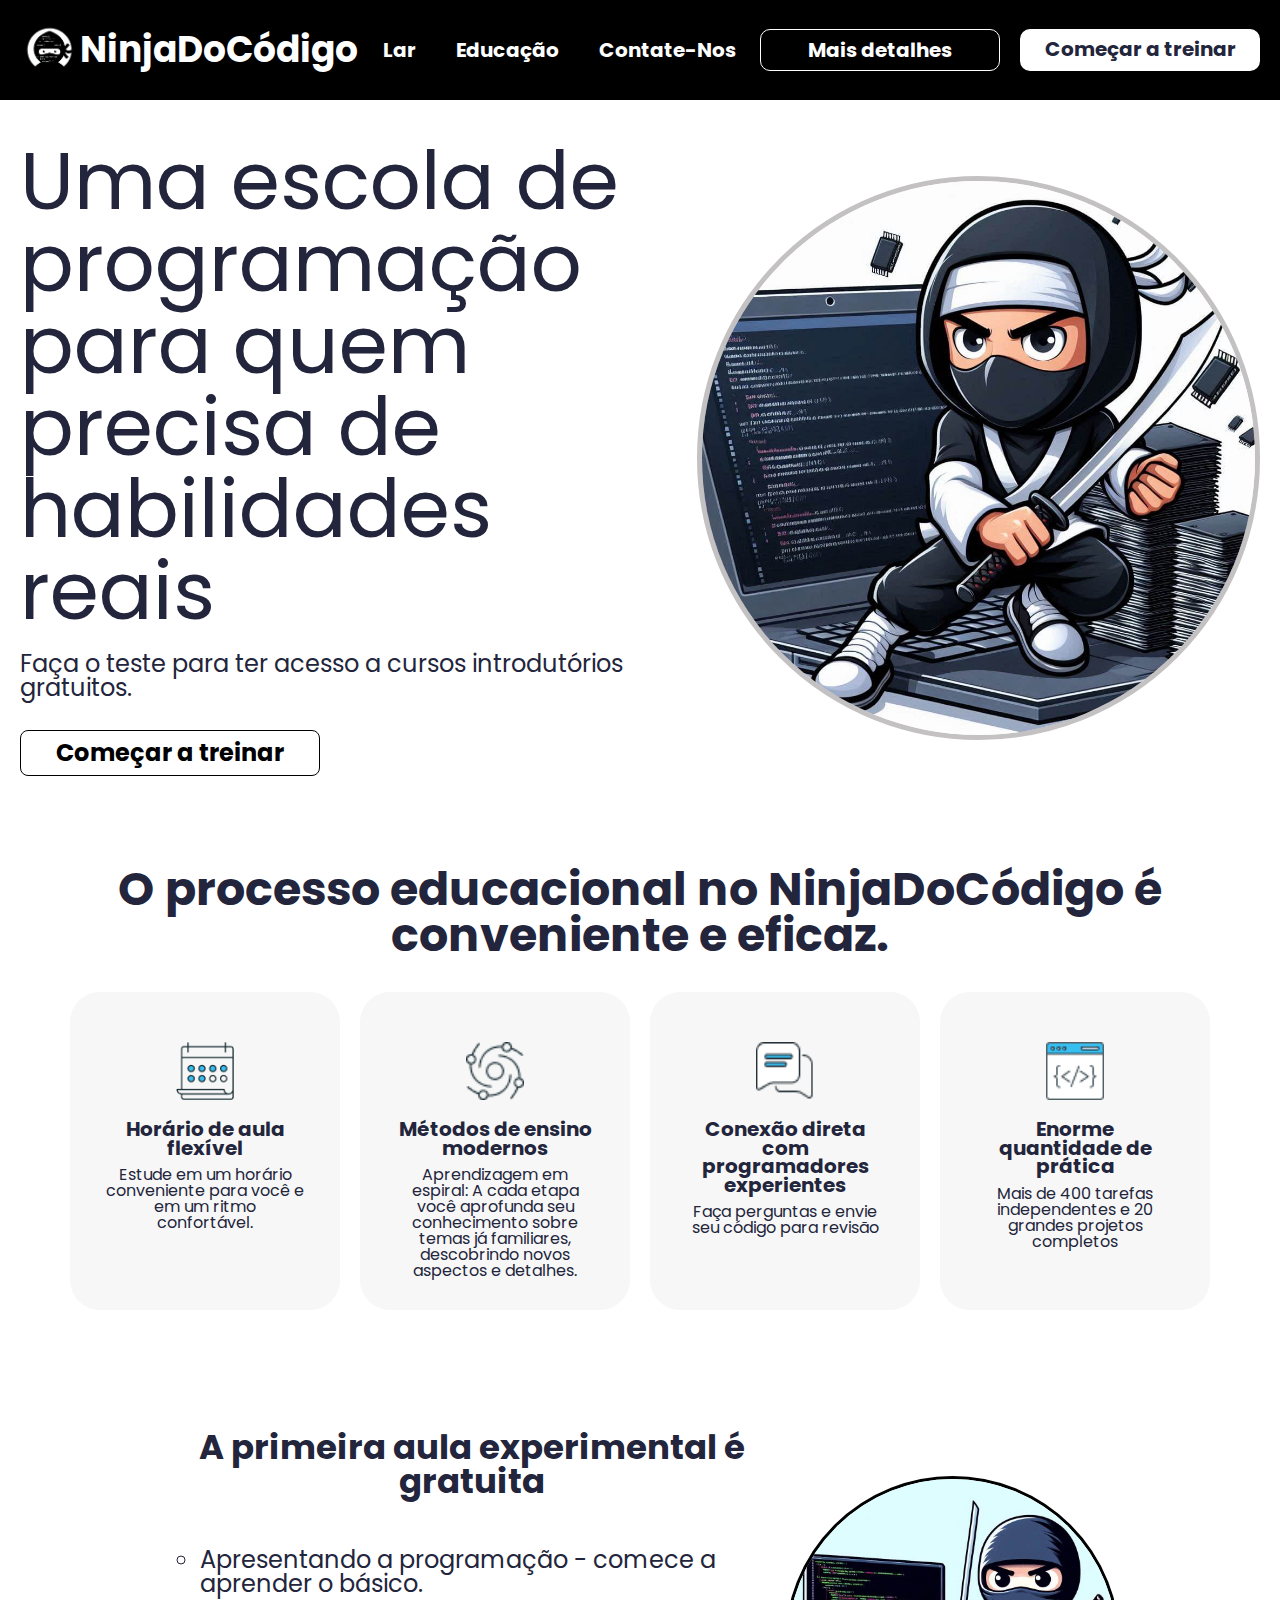
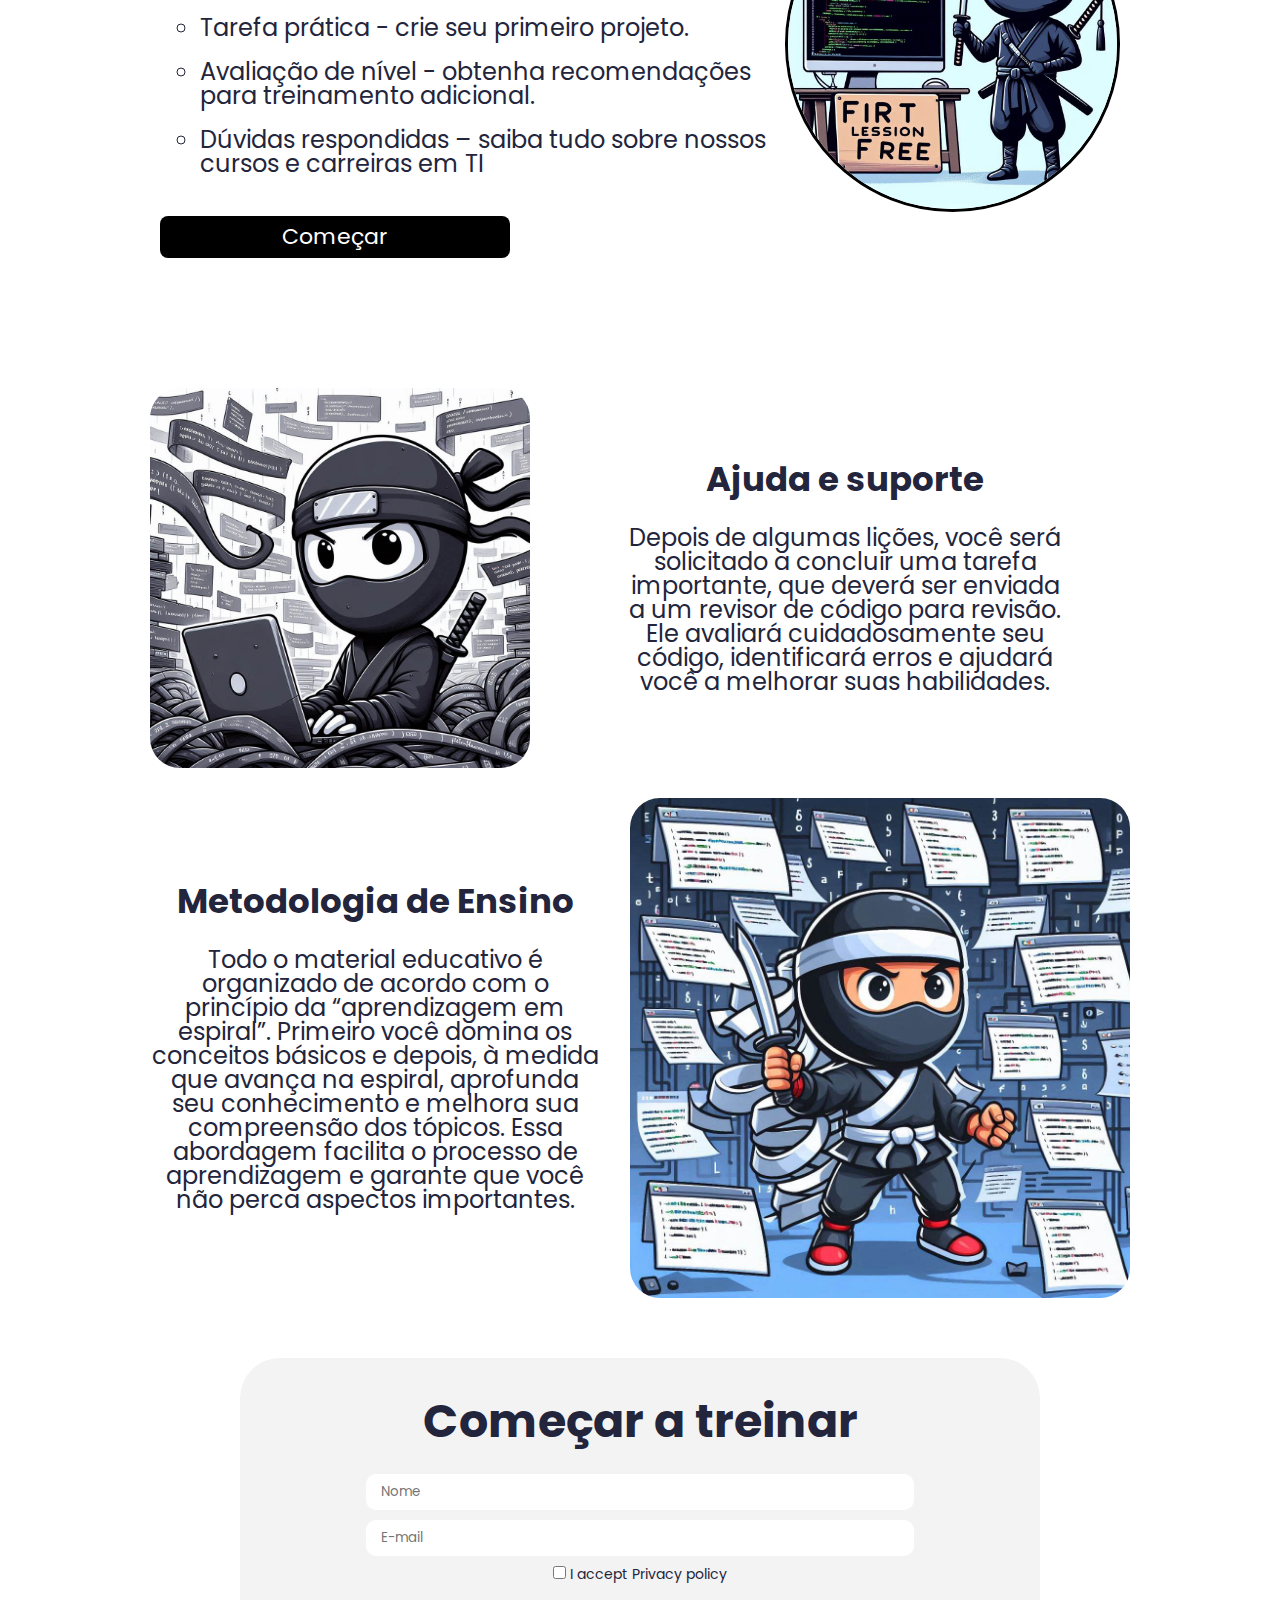
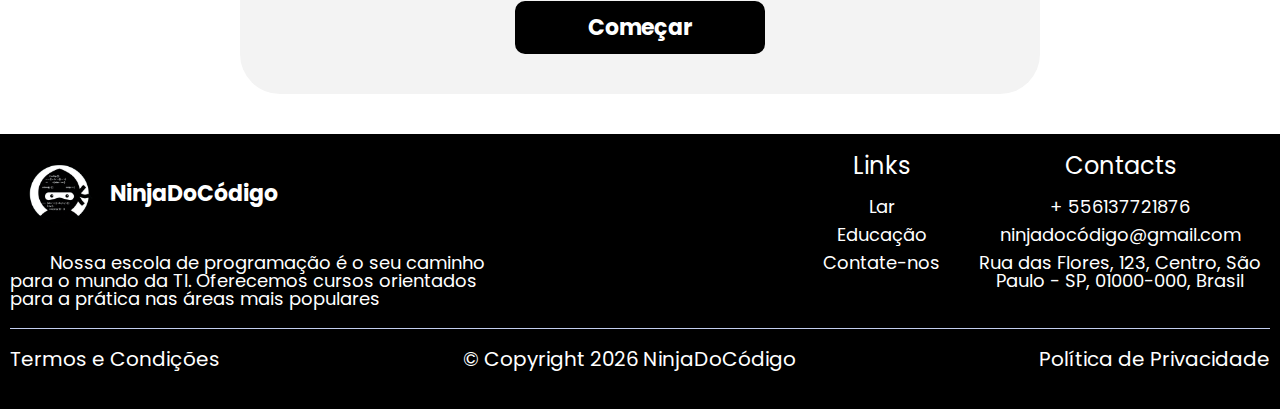
<file: index.html>
<!DOCTYPE html>
<html lang="pt-BR">
<head>
    <meta charset="UTF-8">
    <meta name="viewport" content="width=device-width, initial-scale=1.0">
    <meta name="description" content="A NinjaDoCódigo é a sua escola de programação online! Oferecemos cursos práticos e atualizados em desenvolvimento web, mobile e mais, ajudando você a se tornar um desenvolvedor de sucesso no mercado de tecnologia." />
    <link rel="stylesheet" href="styles/nullstyles.css">
    <link rel="stylesheet" href="styles/styles.css">
    <link rel="icon" href="images/favicon.ico" type="image/x-icon">
    <title>NinjaDoCódigo</title>
</head>
<body>
    <header class="header">
        <div class=" container">
            <div class="header__logo">
                <a class="header__logo-link" href="index.html">
                    <img class="header__logo-image" src="images/logo.png" alt="logo-image">
                    NinjaDoCódigo
                </a>
            </div>
            <div class="header__menu">
                <div class="header__menu-icon">
                    <span></span>
                </div>
                <nav class="header__menu-body">
                    <ul class="header__menu-list">
                        <li><a href="index.html" class="header__menu-link">Lar</a></li>
                        <li><a href="education.html" class="header__menu-link">Educação</a></li>
                        <li><a href="contact-us.html" class="header__menu-link">Contate-nos</a></li>
                    </ul>
                </nav>
            </div>
            <div class="header__buttons">
                <a href="contact-us.html#contacts" class="header__button">Mais detalhes</a>
                <a href="#form" class="header__button">Começar a treinar</a>
            </div>
        </div>
    </header>
    <main>
        <section class="main-block">
            <div class="main-block__container">
                <div class="main-block__left">
                    <h1 class="main-block__title">Uma escola de programação para quem precisa de habilidades reais</h1>
                    <p class="main-block__description">Faça o teste para ter acesso a cursos introdutórios gratuitos.</p>
                    <a class="main-block__button" href="#form">Começar a treinar</a>
                </div>
                <div class="main-block__right">
                    <img class="main-block__image" src="images/main.jpg" alt="main-image">
                </div>
            </div>
        </section>
        <section class="studying">
            <div class="studyinf__container">
                <h2 class=studying__title>O processo educacional no NinjaDoCódigo é conveniente e eficaz.</h2>
                <div class="studying__cards">
                    <div class="studying__card">
                        <img class="studying__card-image" src="images/temp.png" alt="temp-icon">
                        <h4 class="studying__card-title">Horário de aula flexível</h4>
                        <p class="studying__card-description">Estude em um horário conveniente para você e em um ritmo confortável.</p>
                    </div>
                    <div class="studying__card">
                        <img class="studying__card-image" src="images/metodics.png" alt="metodics-icon">
                        <h4 class="studying__card-title">Métodos de ensino modernos</h4>
                        <p class="studying__card-description">Aprendizagem em espiral: A cada etapa você aprofunda seu conhecimento sobre temas já familiares, descobrindo novos aspectos e detalhes.</p>
                    </div>
                    <div class="studying__card">
                        <img class="studying__card-image" src="images/order.png" alt="order-icon">
                        <h4 class="studying__card-title">Conexão direta com programadores experientes</h4>
                        <p class="studying__card-description">Faça perguntas e envie seu código para revisão</p>
                    </div>
                    <div class="studying__card">
                        <img class="studying__card-image" src="images/practice.png" alt="practice-icon">
                        <h4 class="studying__card-title">Enorme quantidade de prática</h4>
                        <p class="studying__card-description">Mais de 400 tarefas independentes e 20 grandes projetos completos</p>
                    </div>
                </div>
            </div>
        </section>
        <section class="free">
            <div class="free__container">
                <div class="free__left">
                    <h3 class="free__title">A primeira aula experimental é gratuita</h3>
                <ul class="free__list">
                    <li class="free__item">Apresentando a programação - comece a aprender o básico.</li>
                    <li class="free__item">Tarefa prática - crie seu primeiro projeto.</li>
                    <li class="free__item">Avaliação de nível - obtenha recomendações para treinamento adicional.</li>
                    <li class="free__item">Dúvidas respondidas – saiba tudo sobre nossos cursos e carreiras em TI</li>
                </ul>
                <a class="free__button" href="#form">Começar</a>
                </div>
                <div class="free__right">
                    <img src="images/free.jpg" alt="free-image">
                </div>
            </div>
        </section>
        <section class="info">
            <div class="info__container">
                <div class="info__row-1">
                    <div class="info__row-1-left">
                        <img class="info__image" src="images/info-1.jpg" alt="samurai-image">
                    </div>
                    <div class="info__row-1-right">
                        <h3 class="info__title">Ajuda e suporte</h3>
                        <p class="info__description">Depois de algumas lições, você será solicitado a concluir uma tarefa importante, que deverá ser enviada a um revisor de código para revisão. Ele avaliará cuidadosamente seu código, identificará erros e ajudará você a melhorar suas habilidades.</p>
                    </div>
                </div>
                <div class="info__row-2">
                    <div class="info__row-2-left">
                        <h3 class="info__title">Metodologia de Ensino</h3>
                        <p class="info__description">Todo o material educativo é organizado de acordo com o princípio da “aprendizagem em espiral”. Primeiro você domina os conceitos básicos e depois, à medida que avança na espiral, aprofunda seu conhecimento e melhora sua compreensão dos tópicos. Essa abordagem facilita o processo de aprendizagem e garante que você não perca aspectos importantes.</p>
                    </div>
                    <div class="info__row-2-right">
                        <img class="info__image" src="images/info-2.jpg" alt="samurai-image">
                    </div>
                </div>
            </div>
        </section>
        
        <section class="contact-form" id="form">
            <div class="contact-form__container">
                    <h2 class="contact-form__title">Começar a treinar</h2>
                    <form action="thanks_form.php" method="POST">
                        <div>
                            <input class="contact-form__input" name="name" type="text" placeholder="Nome" required>
                            <input class="contact-form__input" type="email" name="email" placeholder="E-mail" required>
                        </div>
                        <div>
                            <label for="accept-input">
                                <input value="on" name="privacy" class="contact-form__checkbox" id="accept-input" type="checkbox" required> <a class="privacy-link" href="privacy-policy.html">I accept Privacy policy</a>
                            </label>
                        </div>
                        <button class="contact-form__button">Começar</button>
                    </form>
            </div>
        </section>
    </main>
    <footer class="footer">
        <div class="footer__container">
            <div class="footer__content">
                <div class="footer__content-left">
                    <div class="footer__logo">
                        <img class="footer__logo-image" src="images/logo.png" alt="logo">NinjaDoCódigo
                    </div>
                    <div class="footer__description">
                        Nossa escola de programação é o seu caminho para o mundo da TI. Oferecemos cursos orientados para a prática nas áreas mais populares
                    </div>
                </div>
                <div class="footer__content-right">
                    <div class="links-block">
                        <h4 class="footer__content-title">Links</h4>
                        <ul class="footer__content-list">
                            <li class="footer__content-item"><a class="footer__content-link" href="index.html">Lar</a></li>
                            <li class="footer__content-item"><a class="footer__content-link" href="education.html">Educação</a></li>
                            <li class="footer__content-item"><a class="footer__content-link" href="contact-us.html">Contate-nos</a></li>
                        </ul>
                    </div>
                    <div>
                        <h4 class="footer__content-title">Contacts</h4>
                        <ul class="footer__content-list">
                            <li class="footer__content-item"><a class="footer__content-link" href="tel:+556137721876">+ 556137721876</a></li>
                            <li class="footer__content-item"><a class="footer__content-link" href="mailto:ninjadocódigo@gmail.com">ninjadocódigo@gmail.com</a></li>
                            <li class="footer__content-item address"><a class="footer__content-link" href="https://www.google.com/maps?q=Rua+das+Flores,+123,+Centro,+São+Paulo+-+SP,+01000-000,+Brasil" target="_blank">Rua das Flores, 123, Centro, São Paulo - SP, 01000-000, Brasil</a></li>
                        </ul>
                    </div>
                </div>
            </div>
            <div class="footer__row row-footer">
                <a class="footer__row-links" href="terms-conditions.html">Termos e Condições</a>
                <div class="footer__row-info">&#169; Copyright <span class="footer-year"></span> NinjaDoCódigo</div>
                <a class="footer__row-links" href="privacy-policy.html">Política de Privacidade</a>
            </div>
        </div>
    </footer>
    <script src="scripts/script.js"></script>
</body>
</html>
</file>
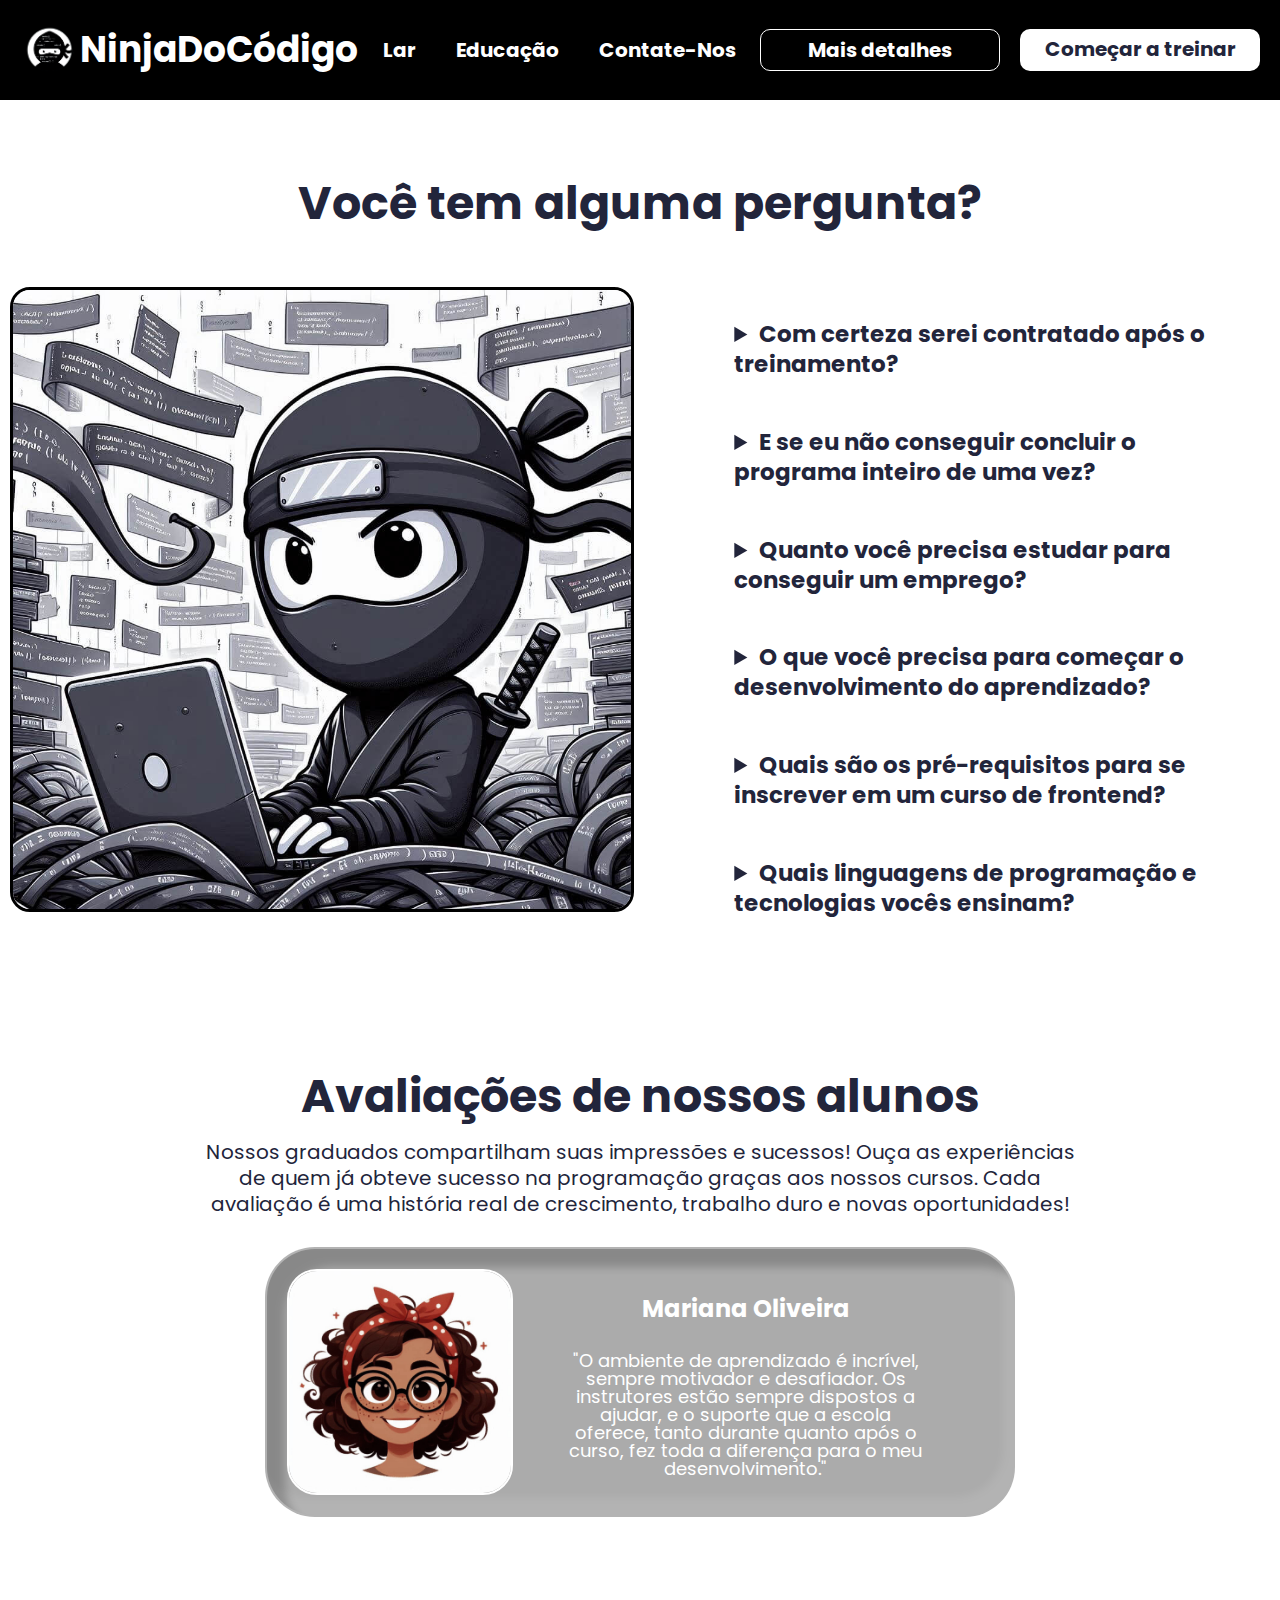
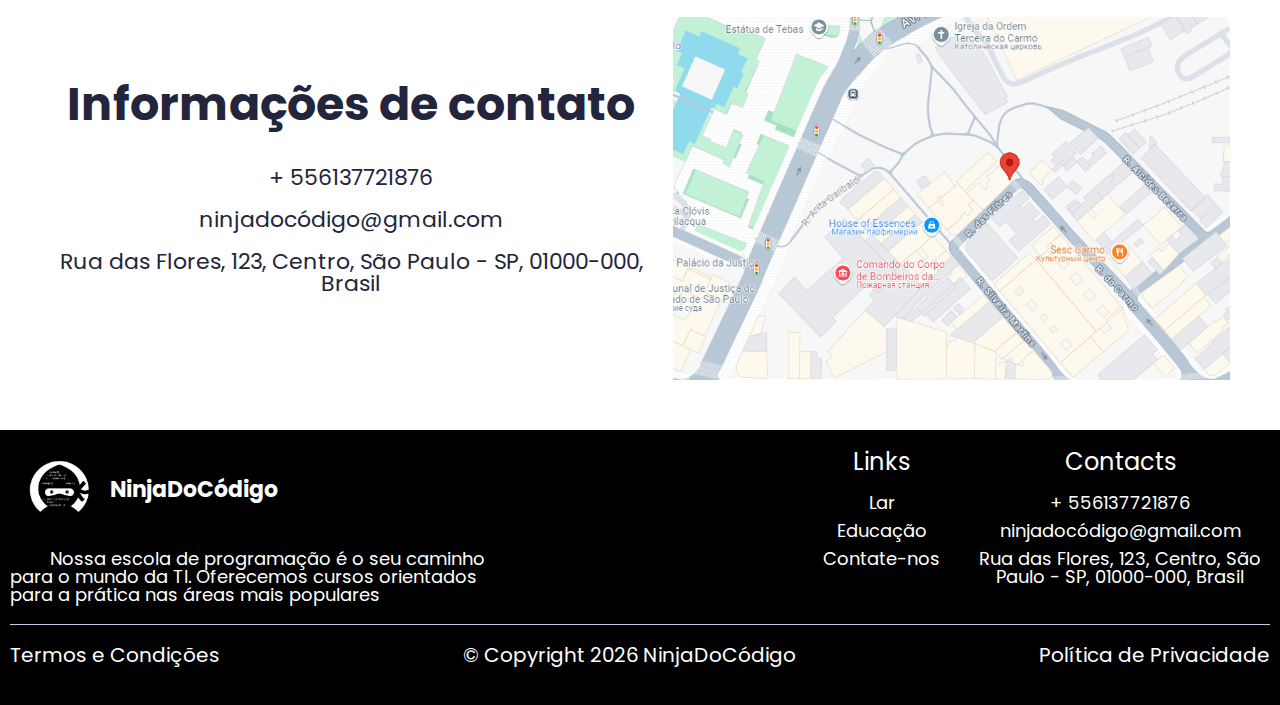
<file: contact-us.html>
<!DOCTYPE html>
<html lang="pt-BR">
<head>
    <meta charset="UTF-8">
    <meta name="viewport" content="width=device-width, initial-scale=1.0">
    <meta name="description" content="Entre em contato com a NinjaDoCódigo! Encontre nossos dados de contato, como telefone e e-mail, e fique à vontade para nos enviar suas dúvidas ou feedback. Estamos aqui para ajudar você em sua jornada de aprendizado." />
    <link rel="stylesheet" href="styles/nullstyles.css">
    <link rel="stylesheet" href="styles/styles.css">
    <link rel="icon" href="images/favicon.ico" type="image/x-icon">
    <title>Contate-nos</title>
</head>
<body>
    <header class="header">
        <div class=" container">
            <div class="header__logo">
                <a class="header__logo-link" href="index.html">
                    <img class="header__logo-image" src="images/logo.png" alt="logo-image">
                    NinjaDoCódigo
                </a>
            </div>
            <div class="header__menu">
                <div class="header__menu-icon">
                    <span></span>
                </div>
                <nav class="header__menu-body">
                    <ul class="header__menu-list">
                        <li><a href="index.html" class="header__menu-link">Lar</a></li>
                        <li><a href="education.html" class="header__menu-link">Educação</a></li>
                        <li><a href="contact-us.html" class="header__menu-link">Contate-nos</a></li>
                    </ul>
                </nav>
            </div>
            <div class="header__buttons">
                <a href="contact-us.html#contacts" class="header__button">Mais detalhes</a>
                <a href="index.html#form" class="header__button">Começar a treinar</a>
            </div>
        </div>
    </header>
    <main>
        <section class="faq">
            <div class="container">
                <h1 class="faq__title-main">Você tem alguma pergunta?</h1>
                <div class="faq__content">
                    <div class="faq__left-image">
                        <img class="faq__image" src="images/samurai.jpg" alt="faq-image">
                    </div>
                    <div class="faq__right">
                        <details>
                            <summary class="faq__title">Com certeza serei contratado após o treinamento?</summary>
                            <p class="faq__description">Eles vão te aceitar, mas só se você passar por todo o programa e se esforçar para estudar - e isso é o mais difícil. Se você não tem certeza se conseguirá se concentrar e tentar, experimente o minicurso “Fundamentos de Programação”.</p>
                        </details>
                        <details>
                            <summary class="faq__title">E se eu não conseguir concluir o programa inteiro de uma vez?</summary>
                            <p class="faq__description">Você poderá fazer uma pausa por um mês. Mas na maioria das vezes nossos alunos não precisam disso. Mesmo se você ficar para trás, poderá conversar com seus colegas durante as férias.</p>
                        </details>
                        <details>
                            <summary class="faq__title">Quanto você precisa estudar para conseguir um emprego?</summary>
                            <p class="faq__description">Para se tornar um desenvolvedor front-end você precisa estudar pelo menos 9 meses. Durante esse tempo, você dominará o JavaScript, estudará profundamente a biblioteca React e se preparará para o emprego.</p>
                        </details>
                        <details>
                            <summary class="faq__title">O que você precisa para começar o desenvolvimento do aprendizado?</summary>
                            <p class="faq__description">Desejo e 2 horas por dia. Você pode experimentar o treinamento gratuitamente aqui.</p>
                        </details>
                        <details>
                            <summary class="faq__title">Quais são os pré-requisitos para se inscrever em um curso de frontend?</summary>
                            <p class="faq__description">Não há pré-requisitos específicos para a maioria dos cursos de frontend. No entanto, ter um conhecimento básico de computação e uma compreensão fundamental de como a web funciona pode ser útil.</p>
                        </details>
                        <details>
                            <summary class="faq__title">Quais linguagens de programação e tecnologias vocês ensinam?</summary>
                            <p class="faq__description">Nosso curso cobre HTML, CSS, JavaScript, e bibliotecas/frameworks populares como React, além de conceitos de design responsivo e boas práticas de desenvolvimento.</p>
                        </details>
                    </div>
                </div>  
            </div>
        </section>
        <section class="feedback">
            <div class="feedback__container">
                <h2 class="feedback__title">Avaliações de nossos alunos</h2>
                <p class="feedback__description">Nossos graduados compartilham suas impressões e sucessos! Ouça as experiências de quem já obteve sucesso na programação graças aos nossos cursos. Cada avaliação é uma história real de crescimento, trabalho duro e novas oportunidades!</p>
                <div class="slider">
                    <div class="slides">
                      <div class="feedback__slide">
                        <img src="images/ana.jpg" alt="feedback-woman-image" />
                        <div class="feedback__content">
                            <h2 class="feedback__content-title">Mariana Oliveira</h2>
                          <p class="feedback__content-description">
                              "O ambiente de aprendizado é incrível, sempre motivador e desafiador. Os instrutores estão sempre dispostos a ajudar, e o suporte que a escola oferece, tanto durante quanto após o curso, fez toda a diferença para o meu desenvolvimento."
                          </p>
                        </div>
                      </div>
                  
                      <div class="feedback__slide">
                        <img src="images/pedro.jpg" alt="feedback-man-image" />
                        <div class="feedback__content">
                            <h2 class="feedback__content-title">João Pedro Lima</h2>
                          <p class="feedback__content-description">
                              "Eu entrei sem saber nada de programação, mas saí preparado para o mercado de trabalho. O método de ensino é muito prático, o que me ajudou a entender rapidamente os conceitos e aplicá-los em projetos reais."
                           </p>
                        </div>
                      </div>
                      <div class="feedback__slide">
                          <img src="images/clara.jpg" alt="feedback-woman-image" />
                          <div class="feedback__content">
                              <h2 class="feedback__content-title">Ana Clara Mendes</h2>
                            <p class="feedback__content-description">
                              "Adorei a estrutura dos cursos, especialmente o acompanhamento personalizado. A escola realmente se preocupa com o sucesso dos alunos. Após o curso, consegui uma oportunidade em uma startup, e continuo aplicando o que aprendi todos os dias!"
                          </p>
                          </div>
                        </div>
                    </div>
                    <div class="pagination"></div>
                  </div>
            </div>
        </section>  
        <section class="contacts" id="contacts">
            <div class="contacts__container">
                <div class="contacts__left">
                    <h2 class="contacts__left-title">Informações de contato</h2>
                    <div>
                        <p class="contacts__left-description"><a class="contacts__left-link" href="tel:+556137721876">+ 556137721876</a></p>
                        <p class="contacts__left-description"><a class="contacts__left-link" href="mailto:ninjadocódigo@gmail.com">ninjadocódigo@gmail.com</a></p>
                        <p class="contacts__left-description"> <a class="contacts__left-link" href="https://www.google.com/maps?q=Rua+das+Flores,+123,+Centro,+São+Paulo+-+SP,+01000-000,+Brasil" target="_blank">Rua das Flores, 123, Centro, São Paulo - SP, 01000-000, Brasil</a></p>
                    </div>
                    <p class="contacts__left-description"></p>
                </div>
                <div class="contacts__right">
                    <img class="contacts__right-image" src="images/map.png" alt="map-image">
                </div>
            </div>
        </section>
    </main>
    <footer class="footer">
        <div class="footer__container">
            <div class="footer__content">
                <div class="footer__content-left">
                    <div class="footer__logo">
                        <img class="footer__logo-image" src="images/logo.png" alt="logo">NinjaDoCódigo
                    </div>
                    <div class="footer__description">
                        Nossa escola de programação é o seu caminho para o mundo da TI. Oferecemos cursos orientados para a prática nas áreas mais populares
                    </div>
                </div>
                <div class="footer__content-right">
                    <div class="links-block">
                        <h4 class="footer__content-title">Links</h4>
                        <ul class="footer__content-list">
                            <li class="footer__content-item"><a class="footer__content-link" href="index.html">Lar</a></li>
                            <li class="footer__content-item"><a class="footer__content-link" href="education.html">Educação</a></li>
                            <li class="footer__content-item"><a class="footer__content-link" href="contact-us.html">Contate-nos</a></li>
                        </ul>
                    </div>
                    <div>
                        <h4 class="footer__content-title">Contacts</h4>
                        <ul class="footer__content-list">
                            <li class="footer__content-item"><a class="footer__content-link" href="tel:+556137721876">+ 556137721876</a></li>
                            <li class="footer__content-item"><a class="footer__content-link" href="mailto:ninjadocódigo@gmail.com">ninjadocódigo@gmail.com</a></li>
                            <li class="footer__content-item address"><a class="footer__content-link" href="https://www.google.com/maps?q=Rua+das+Flores,+123,+Centro,+São+Paulo+-+SP,+01000-000,+Brasil" target="_blank">Rua das Flores, 123, Centro, São Paulo - SP, 01000-000, Brasil</a></li>
                        </ul>
                    </div>
                </div>
            </div>
            <div class="footer__row row-footer">
                <a class="footer__row-links" href="terms-conditions.html">Termos e Condições</a>
                <div class="footer__row-info">&#169; Copyright <span class="footer-year"></span> NinjaDoCódigo</div>
                <a class="footer__row-links" href="privacy-policy.html">Política de Privacidade</a>
            </div>
        </div>
    </footer>
    <script src="scripts/script.js"></script>
    <script src="scripts/feedback.js"></script>
</body>
</html>
</file>
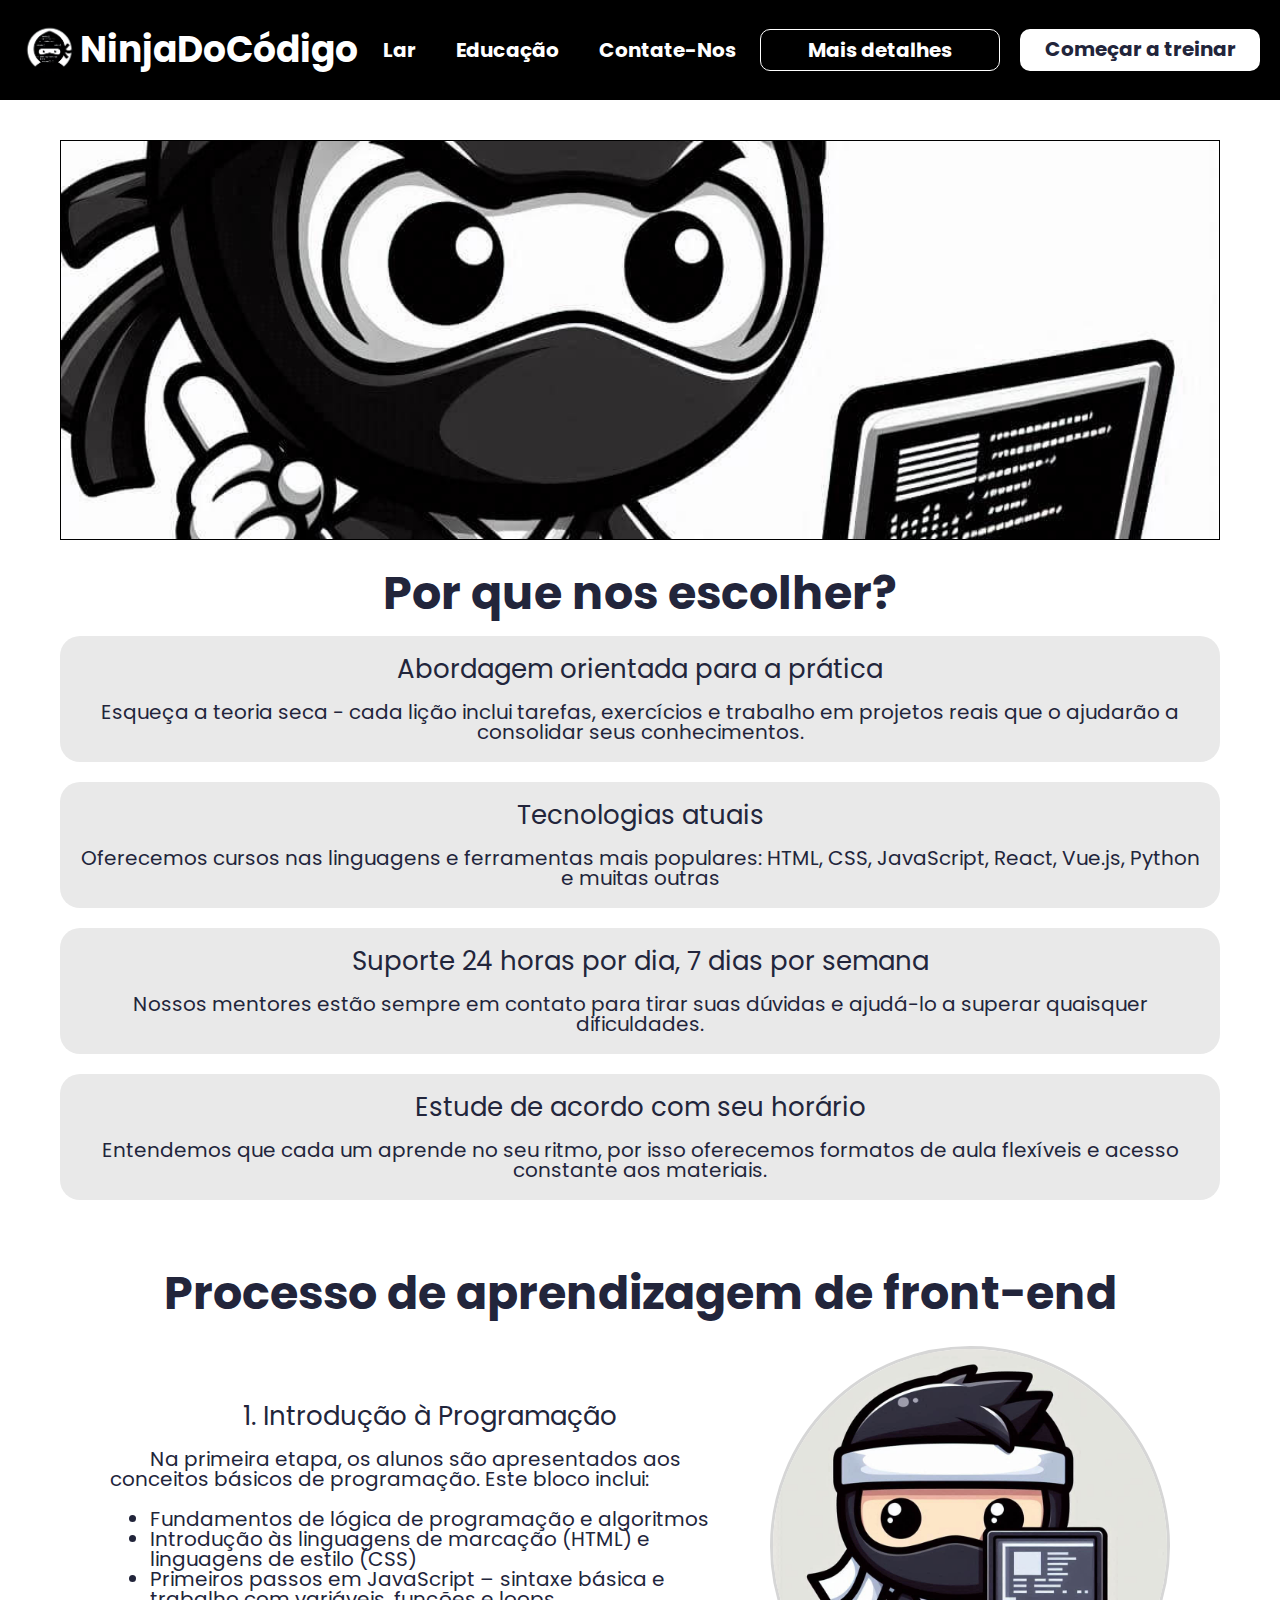
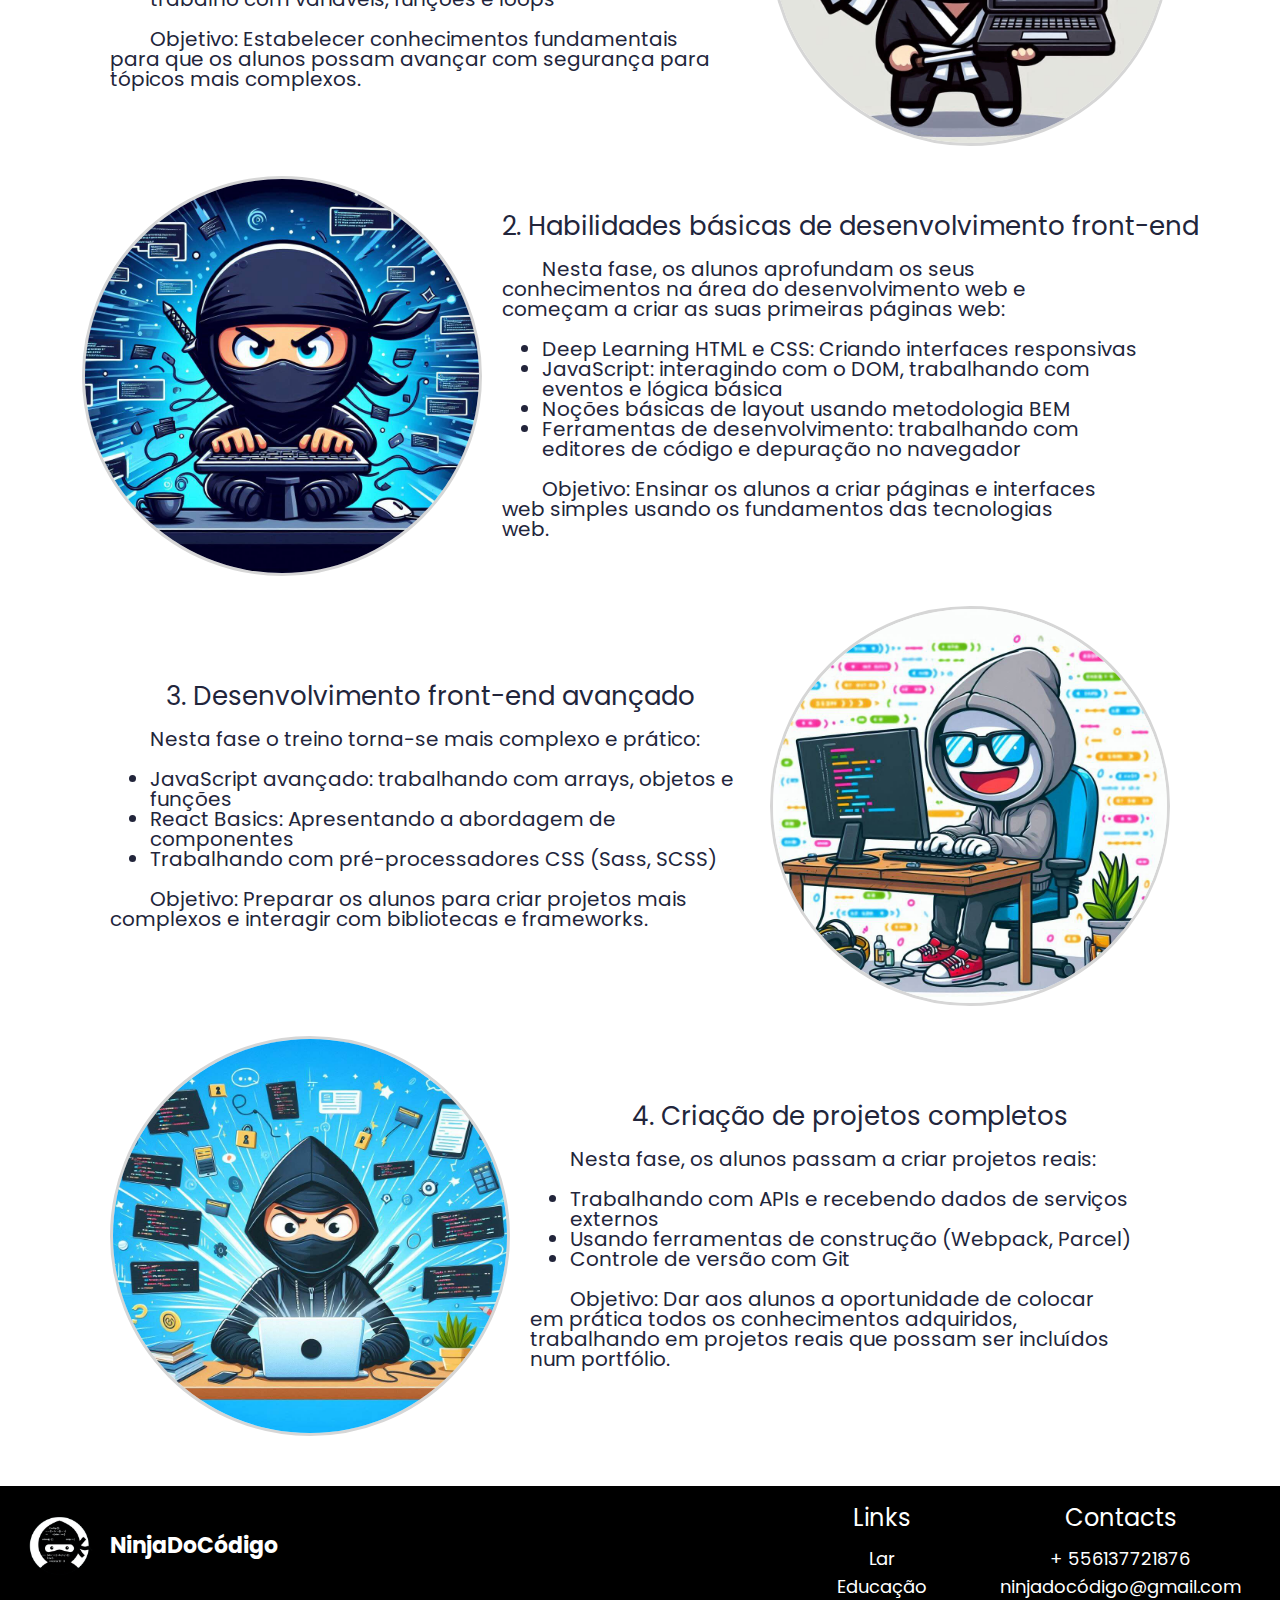
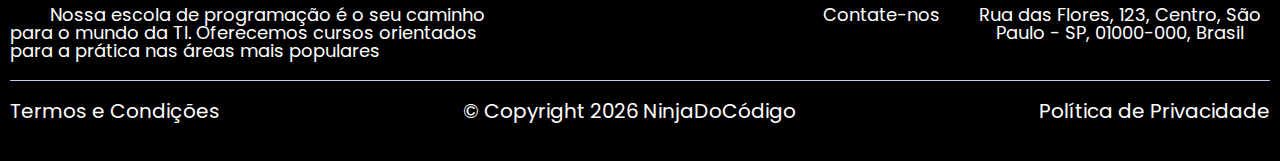
<file: education.html>
<!DOCTYPE html>
<html lang="pt-BR">
<head>
    <meta charset="UTF-8">
    <meta name="viewport" content="width=device-width, initial-scale=1.0">
    <meta name="description" content="Na NinjaDoCódigo, oferecemos cursos de programação práticos e interativos para todos os níveis. Aprenda as habilidades mais requisitadas do mercado com projetos reais, mentoria especializada e um cronograma flexível." />
    <link rel="stylesheet" href="styles/nullstyles.css">
    <link rel="stylesheet" href="styles/styles.css">
    <link rel="icon" href="images/favicon.ico" type="image/x-icon">
    <title>Educação</title>
</head>
<body>
    <header class="header">
        <div class=" container">
            <div class="header__logo">
                <a class="header__logo-link" href="index.html">
                    <img class="header__logo-image" src="images/logo.png" alt="logo-image">
                    NinjaDoCódigo
                </a>
            </div>
            <div class="header__menu">
                <div class="header__menu-icon">
                    <span></span>
                </div>
                <nav class="header__menu-body">
                    <ul class="header__menu-list">
                        <li><a href="index.html" class="header__menu-link">Lar</a></li>
                        <li><a href="education.html" class="header__menu-link">Educação</a></li>
                        <li><a href="contact-us.html" class="header__menu-link">Contate-nos</a></li>
                    </ul>
                </nav>
            </div>
            <div class="header__buttons">
                <a href="contact-us.html#contacts" class="header__button">Mais detalhes</a>
                <a href="index.html#form" class="header__button">Começar a treinar</a>
            </div>
        </div>
    </header>
    <main>
        <section class="why">
            <div class="why__container">
                <div>
                    <img class="why__image" src="images/education.jpg" alt="education-image">
                </div>
                <h1 class="why__title">Por que nos escolher?</h1>
                <div class="why__cards">
                    <div class="why__card">
                        <div class="why__card__title">Abordagem orientada para a prática</div>
                        <div class="why__card__description">Esqueça a teoria seca - cada lição inclui tarefas, exercícios e trabalho em projetos reais que o ajudarão a consolidar seus conhecimentos.</div>
                    </div>
                    <div class="why__card">
                        <div class="why__card__title">Tecnologias atuais</div>
                        <div class="why__card__description">Oferecemos cursos nas linguagens e ferramentas mais populares: HTML, CSS, JavaScript, React, Vue.js, Python e muitas outras</div>
                    </div>
                    <div class="why__card">
                        <div class="why__card__title">Suporte 24 horas por dia, 7 dias por semana</div>
                        <div class="why__card__description">Nossos mentores estão sempre em contato para tirar suas dúvidas e ajudá-lo a superar quaisquer dificuldades.</div>
                    </div>
                    <div class="why__card">
                        <div class="why__card__title">Estude de acordo com seu horário</div>
                        <div class="why__card__description">Entendemos que cada um aprende no seu ritmo, por isso oferecemos formatos de aula flexíveis e acesso constante aos materiais.</div>
                    </div>
                </div>
            </div>
        </section>
        <section class="stage">
            <div class="stage__container">
                <h2 class="stage__title">Processo de aprendizagem de front-end</h2>
                <div class="stage__cards">
                    <div class="stage__card">
                        <div class="stage__left">
                            <h3 class="stage__card-title">1. Introdução à Programação</h3>
                            <p class="stage__card-description">Na primeira etapa, os alunos são apresentados aos conceitos básicos de programação. Este bloco inclui:</p>
                            <ul class="stage__card-list">
                                <li class="stage__card-item">Fundamentos de lógica de programação e algoritmos</li>
                                <li class="stage__card-item">Introdução às linguagens de marcação (HTML) e linguagens de estilo (CSS)</li>
                                <li class="stage__card-item">Primeiros passos em JavaScript – sintaxe básica e trabalho com variáveis, funções e loops</li>
                            </ul>
                            <p class="stage__card-ddescription">Objetivo: Estabelecer conhecimentos fundamentais para que os alunos possam avançar com segurança para tópicos mais complexos.</p>
                        </div>
                        <div class="stage__right">
                            <img src="images/stage-1.jpg" alt="stage-image">
                        </div>
                    </div>
                    <div class="stage__card">
                        <div class="stage__right">
                            <img src="images/stage-2.jpg" alt="stage-image">
                        </div>
                        <div class="stage__left">
                            <h3 class="stage__card-title">2. Habilidades básicas de desenvolvimento front-end</h3>
                            <p class="stage__card-description">Nesta fase, os alunos aprofundam os seus conhecimentos na área do desenvolvimento web e começam a criar as suas primeiras páginas web:</p>
                            <ul class="stage__card-list">
                                <li class="stage__card-item">Deep Learning HTML e CSS: Criando interfaces responsivas</li>
                                <li class="stage__card-item">JavaScript: interagindo com o DOM, trabalhando com eventos e lógica básica</li>
                                <li class="stage__card-item">Noções básicas de layout usando metodologia BEM</li>
                                <li class="stage__card-item">Ferramentas de desenvolvimento: trabalhando com editores de código e depuração no navegador</li>
                            </ul>
                            <p class="stage__card-ddescription">Objetivo: Ensinar os alunos a criar páginas e interfaces web simples usando os fundamentos das tecnologias web.</p>
                        </div>
                    </div>
                    <div class="stage__card">
                        <div class="stage__left">
                            <h3 class="stage__card-title">3. Desenvolvimento front-end avançado</h3>
                            <p class="stage__card-description">Nesta fase o treino torna-se mais complexo e prático:</p>
                            <ul class="stage__card-list">
                                <li class="stage__card-item">JavaScript avançado: trabalhando com arrays, objetos e funções</li>
                                <li class="stage__card-item">React Basics: Apresentando a abordagem de componentes</li>
                                <li class="stage__card-item">Trabalhando com pré-processadores CSS (Sass, SCSS)</li>
                            </ul>
                            <p class="stage__card-ddescription">Objetivo: Preparar os alunos para criar projetos mais complexos e interagir com bibliotecas e frameworks.</p>
                        </div>
                        <div class="stage__right">
                            <img src="images/stage-3.jpg" alt="stage-image">
                        </div>
                    </div>
                    <div class="stage__card">
                        <div class="stage__right">
                            <img src="images/stage-4.jpg" alt="stage-image">
                        </div>
                        <div class="stage__left">
                            <h3 class="stage__card-title">4. Criação de projetos completos</h3>
                            <p class="stage__card-description">Nesta fase, os alunos passam a criar projetos reais:</p>
                            <ul class="stage__card-list">
                                <li class="stage__card-item">Trabalhando com APIs e recebendo dados de serviços externos</li>
                                <li class="stage__card-item">Usando ferramentas de construção (Webpack, Parcel)</li>
                                <li class="stage__card-item">Controle de versão com Git</li>
                            </ul>
                            <p class="stage__card-ddescription">Objetivo: Dar aos alunos a oportunidade de colocar em prática todos os conhecimentos adquiridos, trabalhando em projetos reais que possam ser incluídos num portfólio.</p>
                        </div>
                    </div>
                </div>
            </div>
        </section>
    </main>
    <footer class="footer">
        <div class="footer__container">
            <div class="footer__content">
                <div class="footer__content-left">
                    <div class="footer__logo">
                        <img class="footer__logo-image" src="images/logo.png" alt="logo">NinjaDoCódigo
                    </div>
                    <div class="footer__description">
                        Nossa escola de programação é o seu caminho para o mundo da TI. Oferecemos cursos orientados para a prática nas áreas mais populares
                    </div>
                </div>
                <div class="footer__content-right">
                    <div class="links-block">
                        <h4 class="footer__content-title">Links</h4>
                        <ul class="footer__content-list">
                            <li class="footer__content-item"><a class="footer__content-link" href="index.html">Lar</a></li>
                            <li class="footer__content-item"><a class="footer__content-link" href="education.html">Educação</a></li>
                            <li class="footer__content-item"><a class="footer__content-link" href="contact-us.html">Contate-nos</a></li>
                        </ul>
                    </div>
                    <div>
                        <h4 class="footer__content-title">Contacts</h4>
                        <ul class="footer__content-list">
                            <li class="footer__content-item"><a class="footer__content-link" href="tel:+556137721876">+ 556137721876</a></li>
                            <li class="footer__content-item"><a class="footer__content-link" href="mailto:ninjadocódigo@gmail.com">ninjadocódigo@gmail.com</a></li>
                            <li class="footer__content-item address"><a class="footer__content-link" href="https://www.google.com/maps?q=Rua+das+Flores,+123,+Centro,+São+Paulo+-+SP,+01000-000,+Brasil" target="_blank">Rua das Flores, 123, Centro, São Paulo - SP, 01000-000, Brasil</a></li>
                        </ul>
                    </div>
                </div>
            </div>
            <div class="footer__row row-footer">
                <a class="footer__row-links" href="terms-conditions.html">Termos e Condições</a>
                <div class="footer__row-info">&#169; Copyright <span class="footer-year"></span> NinjaDoCódigo</div>
                <a class="footer__row-links" href="privacy-policy.html">Política de Privacidade</a>
            </div>
        </div>
    </footer>
    <script src="scripts/script.js"></script>
</body>
</html>
</file>
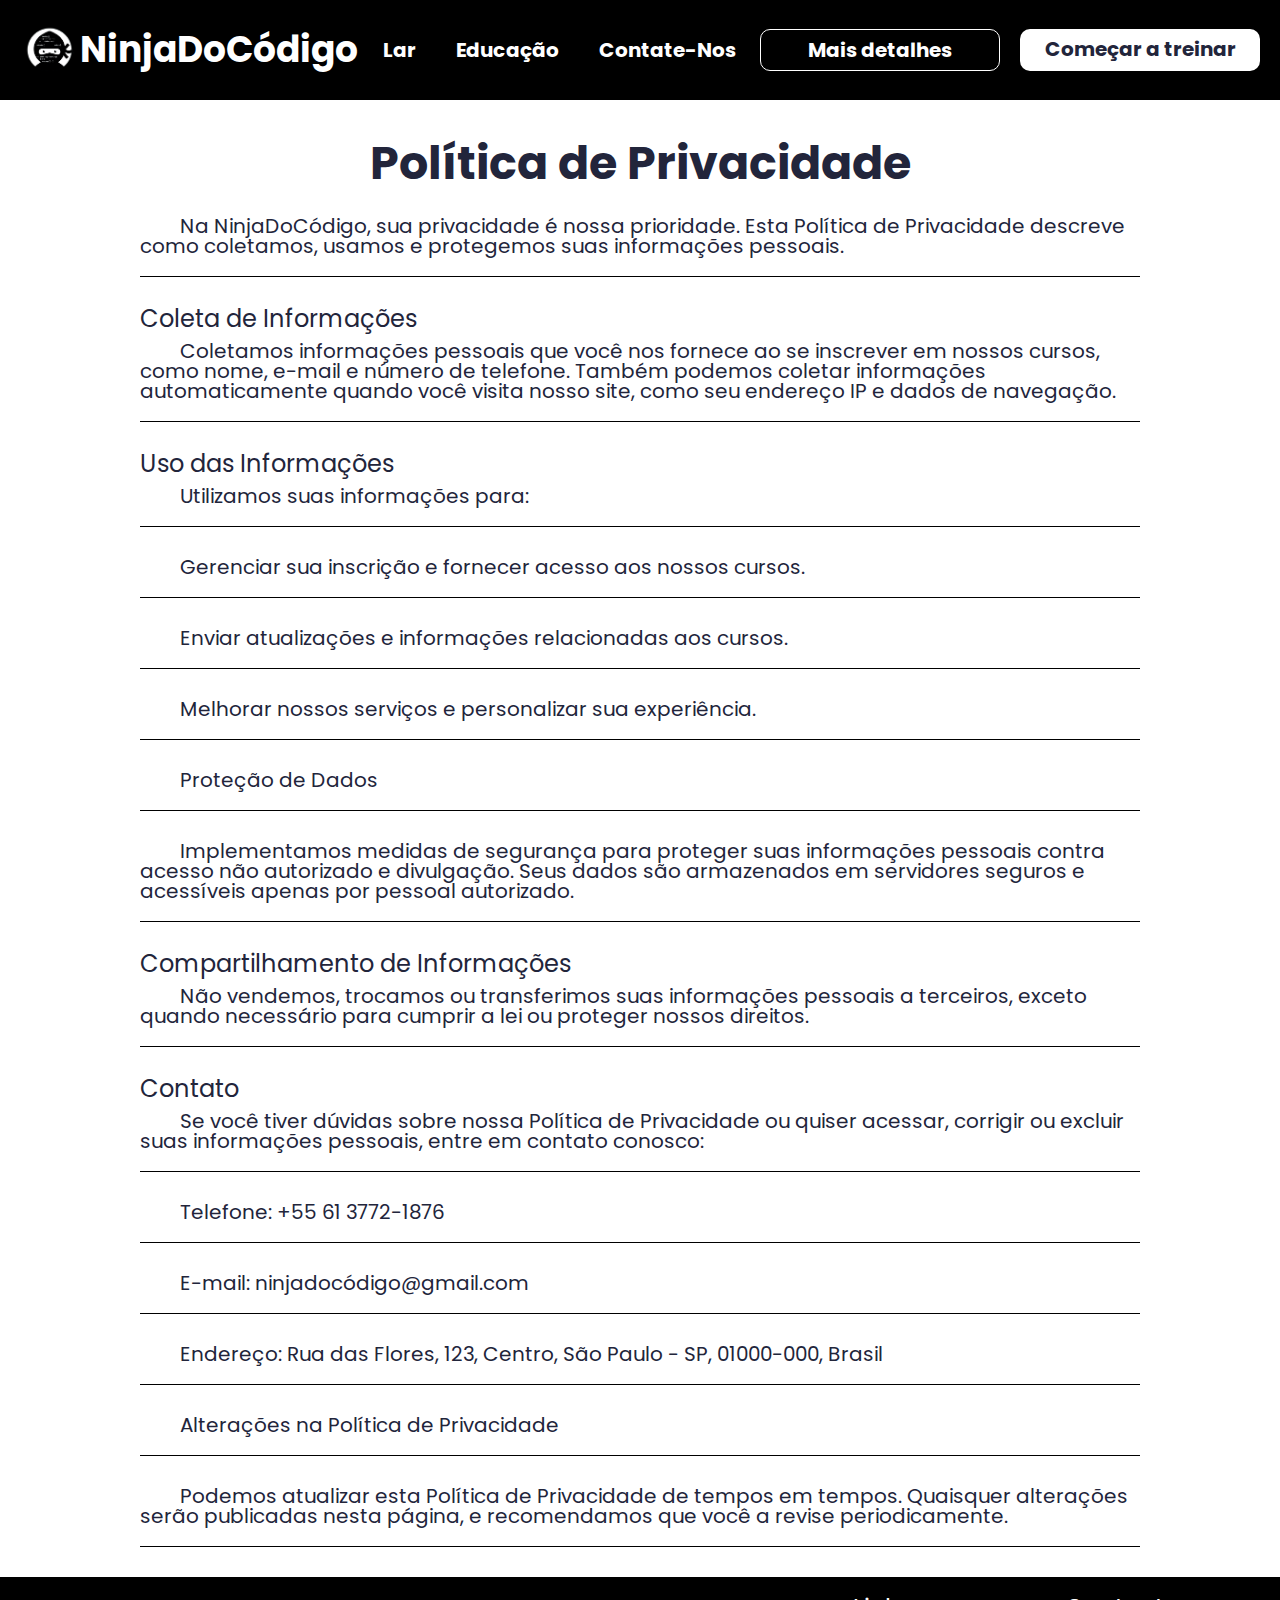
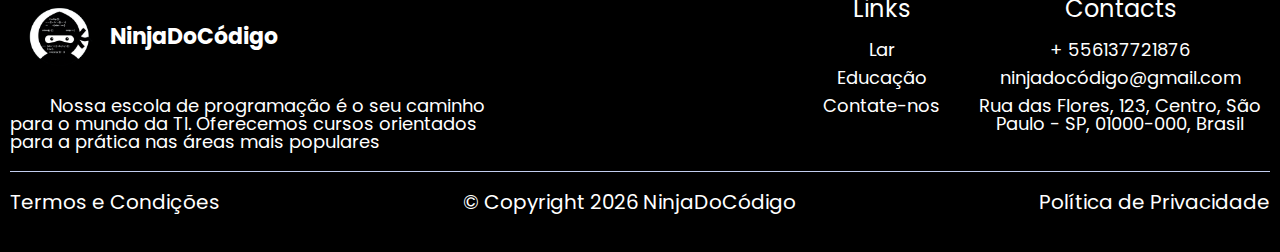
<file: privacy-policy.html>
<!DOCTYPE html>
<html lang="pt-BR">
<head>
    <meta charset="UTF-8">
    <meta name="viewport" content="width=device-width, initial-scale=1.0">
    <meta name="description" content="Consulte nossa Política de Privacidade da NinjaDoCódigo. Descubra como coletamos, usamos e protegemos suas informações pessoais, garantindo sua segurança e transparência em todas as interações com nossa escola." />
    <link rel="stylesheet" href="styles/nullstyles.css">
    <link rel="stylesheet" href="styles/styles.css">
    <link rel="icon" href="images/favicon.ico" type="image/x-icon">
    <title>Política de Privacidade</title>
</head>
<body>
    <header class="header">
        <div class=" container">
            <div class="header__logo">
                <a class="header__logo-link" href="index.html">
                    <img class="header__logo-image" src="images/logo.png" alt="logo-image">
                    NinjaDoCódigo
                </a>
            </div>
            <div class="header__menu">
                <div class="header__menu-icon">
                    <span></span>
                </div>
                <nav class="header__menu-body">
                    <ul class="header__menu-list">
                        <li><a href="index.html" class="header__menu-link">Lar</a></li>
                        <li><a href="education.html" class="header__menu-link">Educação</a></li>
                        <li><a href="contact-us.html" class="header__menu-link">Contate-nos</a></li>
                    </ul>
                </nav>
            </div>
            <div class="header__buttons">
                <a href="contact-us.html#contacts" class="header__button">Mais detalhes</a>
                <a href="index.html#form" class="header__button">Começar a treinar</a>
            </div>
        </div>
    </header> 
    <main>
        <section class="policy">
            <div class="policy__container">
                <h1 class="policy__title"> Política de Privacidade</h1>
                <p class="policy__description">Na NinjaDoCódigo, sua privacidade é nossa prioridade. Esta Política de Privacidade descreve como coletamos, usamos e protegemos suas informações pessoais.</p>
                <h3 class="policy__subtitle">Coleta de Informações</h3>
                <p class="policy__description">Coletamos informações pessoais que você nos fornece ao se inscrever em nossos cursos, como nome, e-mail e número de telefone. Também podemos coletar informações automaticamente quando você visita nosso site, como seu endereço IP e dados de navegação.</p>
                <h3 class="policy__subtitle">Uso das Informações</h3>
                <p class="policy__description">Utilizamos suas informações para:</p>
                <p class="policy__description">Gerenciar sua inscrição e fornecer acesso aos nossos cursos.</p>
                <p class="policy__description">Enviar atualizações e informações relacionadas aos cursos.</p>
                <p class="policy__description">Melhorar nossos serviços e personalizar sua experiência.</p>
                <p class="policy__description">Proteção de Dados</p>
                <p class="policy__description">Implementamos medidas de segurança para proteger suas informações pessoais contra acesso não autorizado e divulgação. Seus dados são armazenados em servidores seguros e acessíveis apenas por pessoal autorizado.</p>
                <h3 class="policy__subtitle">Compartilhamento de Informações</h3>
                <p class="policy__description">Não vendemos, trocamos ou transferimos suas informações pessoais a terceiros, exceto quando necessário para cumprir a lei ou proteger nossos direitos.</p>
                <h3 class="policy__subtitle">Contato</h3>
                <p class="policy__description">Se você tiver dúvidas sobre nossa Política de Privacidade ou quiser acessar, corrigir ou excluir suas informações pessoais, entre em contato conosco:</p>
                <p class="policy__description">Telefone: +55 61 3772-1876</p>
                <p class="policy__description">E-mail: ninjadocódigo@gmail.com</p>
                <p class="policy__description">Endereço: Rua das Flores, 123, Centro, São Paulo - SP, 01000-000, Brasil</p>
                <p class="policy__description">Alterações na Política de Privacidade</p>
                <p class="policy__description">Podemos atualizar esta Política de Privacidade de tempos em tempos. Quaisquer alterações serão publicadas nesta página, e recomendamos que você a revise periodicamente.</p>
            </div>
        </section>
    </main>
    <footer class="footer">
        <div class="footer__container">
            <div class="footer__content">
                <div class="footer__content-left">
                    <div class="footer__logo">
                        <img class="footer__logo-image" src="images/logo.png" alt="logo">NinjaDoCódigo
                    </div>
                    <div class="footer__description">
                        Nossa escola de programação é o seu caminho para o mundo da TI. Oferecemos cursos orientados para a prática nas áreas mais populares
                    </div>
                </div>
                <div class="footer__content-right">
                    <div class="links-block">
                        <h4 class="footer__content-title">Links</h4>
                        <ul class="footer__content-list">
                            <li class="footer__content-item"><a class="footer__content-link" href="index.html">Lar</a></li>
                            <li class="footer__content-item"><a class="footer__content-link" href="education.html">Educação</a></li>
                            <li class="footer__content-item"><a class="footer__content-link" href="contact-us.html">Contate-nos</a></li>
                        </ul>
                    </div>
                    <div>
                        <h4 class="footer__content-title">Contacts</h4>
                        <ul class="footer__content-list">
                            <li class="footer__content-item"><a class="footer__content-link" href="tel:+556137721876">+ 556137721876</a></li>
                            <li class="footer__content-item"><a class="footer__content-link" href="mailto:ninjadocódigo@gmail.com">ninjadocódigo@gmail.com</a></li>
                            <li class="footer__content-item address"><a class="footer__content-link" href="https://www.google.com/maps?q=Rua+das+Flores,+123,+Centro,+São+Paulo+-+SP,+01000-000,+Brasil" target="_blank">Rua das Flores, 123, Centro, São Paulo - SP, 01000-000, Brasil</a></li>
                        </ul>
                    </div>
                </div>
            </div>
            <div class="footer__row row-footer">
                <a class="footer__row-links" href="terms-conditions.html">Termos e Condições</a>
                <div class="footer__row-info">&#169; Copyright <span class="footer-year"></span> NinjaDoCódigo</div>
                <a class="footer__row-links" href="privacy-policy.html">Política de Privacidade</a>
            </div>
        </div>
    </footer>
    <script src="scripts/script.js"></script>
</body>
</html>
</file>
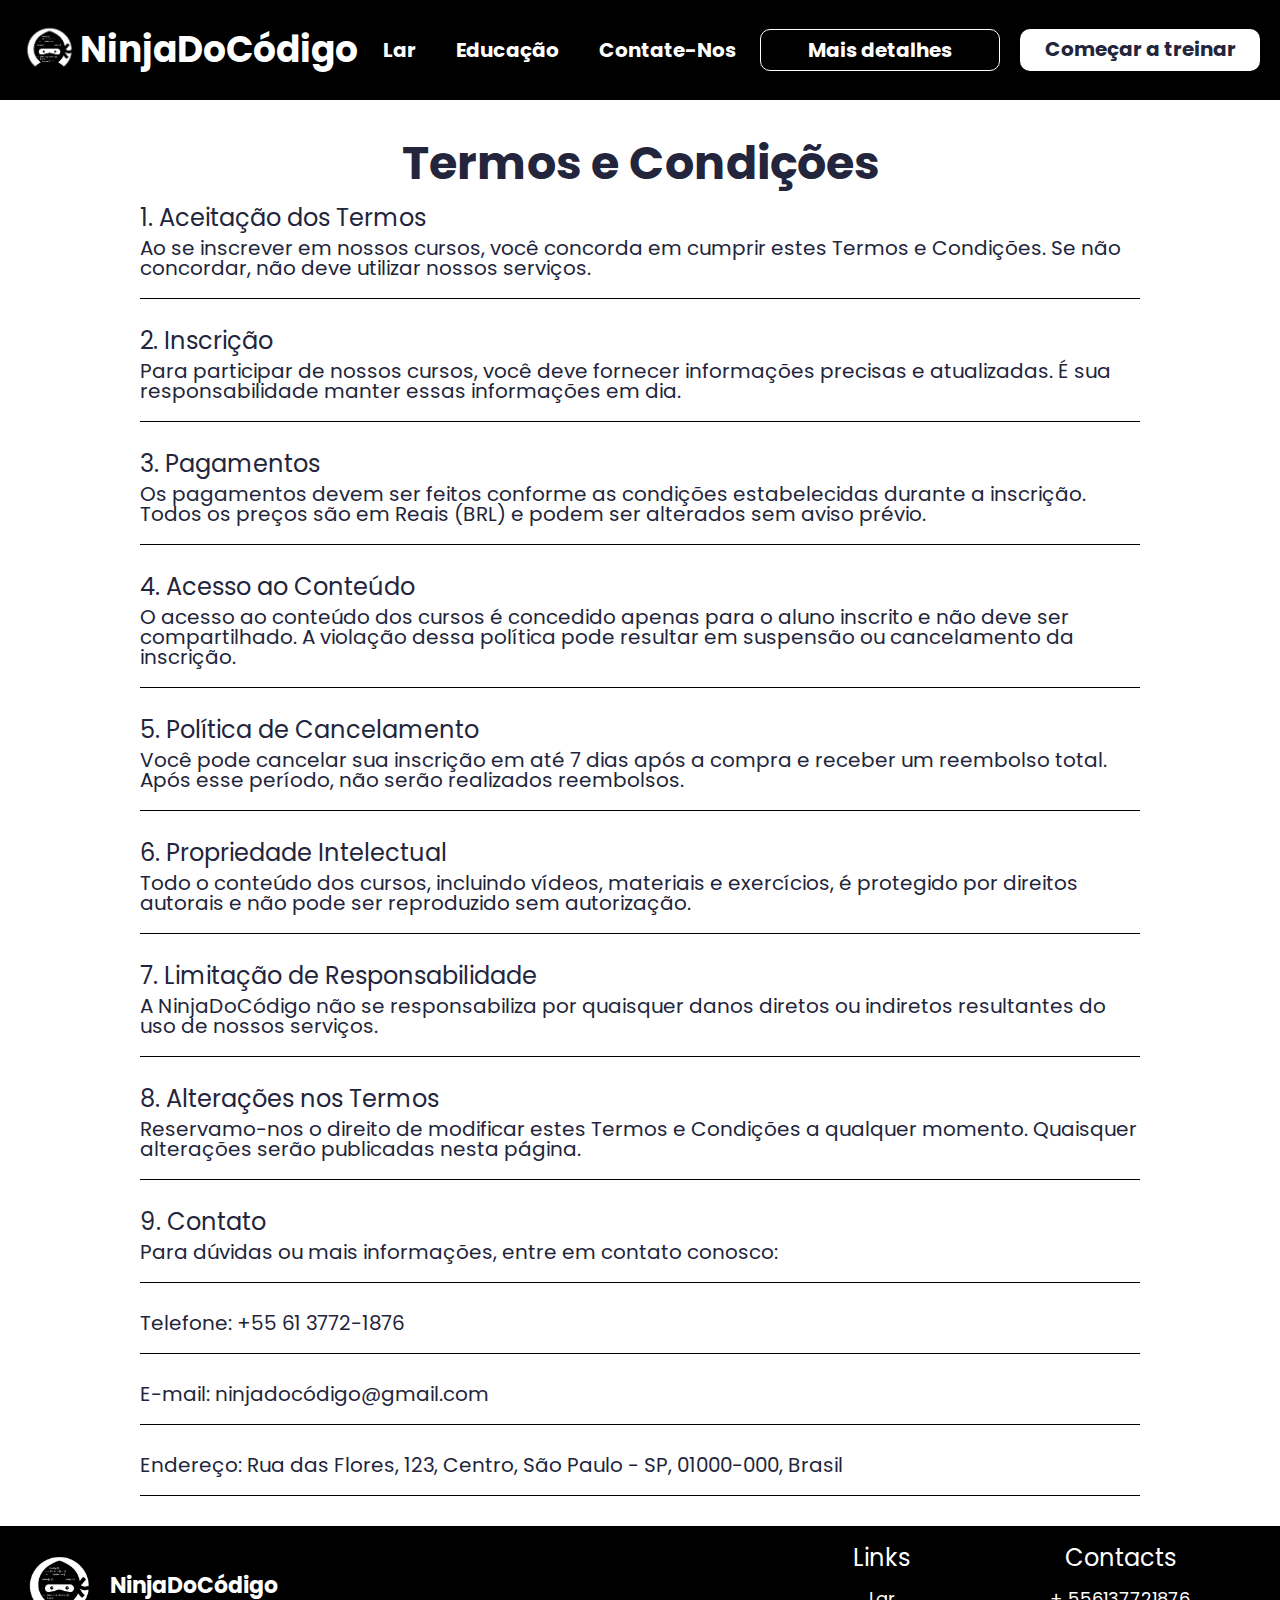
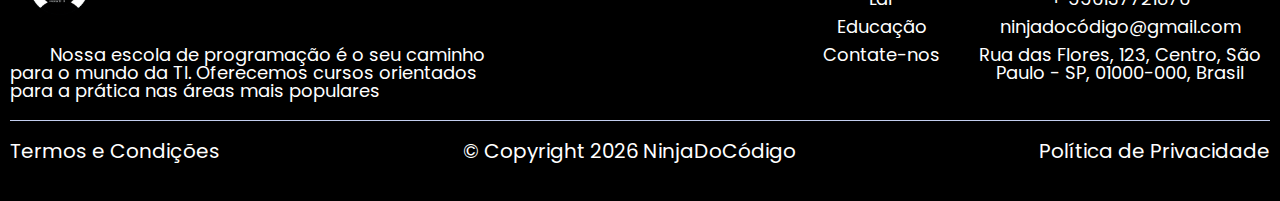
<file: terms-conditions.html>
<!DOCTYPE html>
<html lang="pt-BR">
<head>
    <meta charset="UTF-8">
    <meta name="viewport" content="width=device-width, initial-scale=1.0">
    <meta name="description" content="Leia os Termos e Condições da NinjaDoCódigo. Aqui você encontrará informações sobre os direitos e responsabilidades dos alunos e da escola, além das políticas de uso dos nossos serviços e plataformas." />
    <link rel="stylesheet" href="styles/nullstyles.css">
    <link rel="stylesheet" href="styles/styles.css">
    <link rel="icon" href="images/favicon.ico" type="image/x-icon">
    <title>Termos e Condições</title>
</head>
<body>
    <header class="header">
        <div class=" container">
            <div class="header__logo">
                <a class="header__logo-link" href="index.html">
                    <img class="header__logo-image" src="images/logo.png" alt="logo-image">
                    NinjaDoCódigo
                </a>
            </div>
            <div class="header__menu">
                <div class="header__menu-icon">
                    <span></span>
                </div>
                <nav class="header__menu-body">
                    <ul class="header__menu-list">
                        <li><a href="index.html" class="header__menu-link">Lar</a></li>
                        <li><a href="education.html" class="header__menu-link">Educação</a></li>
                        <li><a href="contact-us.html" class="header__menu-link">Contate-nos</a></li>
                    </ul>
                </nav>
            </div>
            <div class="header__buttons">
                <a href="contact-us.html#contacts" class="header__button">Mais detalhes</a>
                <a href="index.html#form" class="header__button">Começar a treinar</a>
            </div>
        </div>
    </header>
    <main>
        <section class="terms">
            <div class="terms__container">
                <h1 class="terms__title">Termos e Condições</h1>
                <h3 class="terms__subtitle">1. Aceitação dos Termos</h3>
                <p class="terms__description">Ao se inscrever em nossos cursos, você concorda em cumprir estes Termos e Condições. Se não concordar, não deve utilizar nossos serviços.</p>
                <h3 class="terms__subtitle">2. Inscrição</h3>
                <p class="terms__description">Para participar de nossos cursos, você deve fornecer informações precisas e atualizadas. É sua responsabilidade manter essas informações em dia.</p>
                <h3 class="terms__subtitle">3. Pagamentos</h3>
                <p class="terms__description">Os pagamentos devem ser feitos conforme as condições estabelecidas durante a inscrição. Todos os preços são em Reais (BRL) e podem ser alterados sem aviso prévio.</p>
                <h3 class="terms__subtitle">4. Acesso ao Conteúdo</h3>
                <p class="terms__description">O acesso ao conteúdo dos cursos é concedido apenas para o aluno inscrito e não deve ser compartilhado. A violação dessa política pode resultar em suspensão ou cancelamento da inscrição.</p>
                <h3 class="terms__subtitle">5. Política de Cancelamento</h3>
                <p class="terms__description">Você pode cancelar sua inscrição em até 7 dias após a compra e receber um reembolso total. Após esse período, não serão realizados reembolsos.</p>
                <h3 class="terms__subtitle">6. Propriedade Intelectual</h3>
                <p class="terms__description">Todo o conteúdo dos cursos, incluindo vídeos, materiais e exercícios, é protegido por direitos autorais e não pode ser reproduzido sem autorização.</p>
                <h3 class="terms__subtitle">7. Limitação de Responsabilidade</h3>
                <p class="terms__description">A NinjaDoCódigo não se responsabiliza por quaisquer danos diretos ou indiretos resultantes do uso de nossos serviços.</p>
                <h3 class="terms__subtitle">8. Alterações nos Termos</h3>
                <p class="terms__description">Reservamo-nos o direito de modificar estes Termos e Condições a qualquer momento. Quaisquer alterações serão publicadas nesta página.</p>
                <h3 class="terms__subtitle">9. Contato</h3>
                <p class="terms__description">Para dúvidas ou mais informações, entre em contato conosco: </p>
                <p class="terms__description">Telefone: +55 61 3772-1876</p>
                <p class="terms__description">E-mail: ninjadocódigo@gmail.com</p>
                <p class="terms__description">Endereço: Rua das Flores, 123, Centro, São Paulo - SP, 01000-000, Brasil</p>
            </div>
        </section>
    </main>
<footer class="footer">
    <div class="footer__container">
        <div class="footer__content">
            <div class="footer__content-left">
                <div class="footer__logo">
                    <img class="footer__logo-image" src="images/logo.png" alt="logo">NinjaDoCódigo
                </div>
                <div class="footer__description">
                    Nossa escola de programação é o seu caminho para o mundo da TI. Oferecemos cursos orientados para a prática nas áreas mais populares
                </div>
            </div>
            <div class="footer__content-right">
                <div class="links-block">
                    <h4 class="footer__content-title">Links</h4>
                    <ul class="footer__content-list">
                        <li class="footer__content-item"><a class="footer__content-link" href="index.html">Lar</a></li>
                        <li class="footer__content-item"><a class="footer__content-link" href="education.html">Educação</a></li>
                        <li class="footer__content-item"><a class="footer__content-link" href="contact-us.html">Contate-nos</a></li>
                    </ul>
                </div>
                <div>
                    <h4 class="footer__content-title">Contacts</h4>
                    <ul class="footer__content-list">
                        <li class="footer__content-item"><a class="footer__content-link" href="tel:+556137721876">+ 556137721876</a></li>
                        <li class="footer__content-item"><a class="footer__content-link" href="mailto:ninjadocódigo@gmail.com">ninjadocódigo@gmail.com</a></li>
                        <li class="footer__content-item address"><a class="footer__content-link" href="https://www.google.com/maps?q=Rua+das+Flores,+123,+Centro,+São+Paulo+-+SP,+01000-000,+Brasil" target="_blank">Rua das Flores, 123, Centro, São Paulo - SP, 01000-000, Brasil</a></li>
                    </ul>
                </div>
            </div>
        </div>
        <div class="footer__row row-footer">
            <a class="footer__row-links" href="terms-conditions.html">Termos e Condições</a>
            <div class="footer__row-info">&#169; Copyright <span class="footer-year"></span> NinjaDoCódigo</div>
            <a class="footer__row-links" href="privacy-policy.html">Política de Privacidade</a>
        </div>
    </div>
</footer>
<script src="scripts/script.js"></script>
</body>
</html>
</file>
<file: styles/nullstyles.css>
* {
    padding: 0;
    margin: 0;
    border: 0;
}
*,*:before,*:after {
    -moz-box-sizing: border-box;
    -webkit-box-sizing: border-box;
    box-sizing: border-box;
}
:focus,:active { 
    outline: none;
}
a:focus,a:active {
    outline: none;
}
nav,footer,header,aside { 
    display: block;
}
html,body {
    height: 100%;
    width: 100%;
    font-size: 100%;
    line-height: 1;
    font-size: 14px;
}
input,button,textarea {
    font-family:inherit;
}
input::-ms-clear {
    display: none;
}
button {
    cursor: pointer;
}
button::-moz-focus-inner {
    padding:0;border:0;
}
a, a:visited {
    text-decoration: none;
}
a:hover {
    text-decoration: none;
}
ul li {
    list-style: none;
}
img { 
    vertical-align: top;
}
h1,h2,h3,h4,h5,h6 {
    font-size:inherit;font-weight: 400;
}
</file>
<file: styles/styles.css>
@font-face {
    font-family: 'Poppins';
    src: url('../fonts/Poppins-Regular.ttf') format('truetype');
    font-weight: normal;
    font-style: normal;
}

@font-face {
    font-family: 'Poppins';
    src: url('../fonts/Poppins-Bold.ttf') format('truetype');
    font-weight: bold;
    font-style: normal;
}
html {
    scroll-behavior: smooth;
}
:root {
    --color-bg: #F9F8FD;
    --color-main: #c2ceef;
    --color-text: #22253B;
}

body {
    color: var(--color-text);
    background-color: white;
    font-family: 'Poppins', sans-serif;
}


input::-webkit-input-placeholder       {opacity: 1; transition: opacity 0.3s ease;}
input::-moz-placeholder                {opacity: 1; transition: opacity 0.3s ease;}
input:-moz-placeholder                 {opacity: 1; transition: opacity 0.3s ease;}
input:focus::-webkit-input-placeholder {opacity: 0; transition: opacity 0.3s ease;}
input:focus::-moz-placeholder          {opacity: 0; transition: opacity 0.3s ease;}
input:focus:-moz-placeholder           {opacity: 0; transition: opacity 0.3s ease;}


h2 {
    text-align: center;
    font-size: 46px;
    line-height: 46px;
    font-weight: bold;
}


.header {
    padding: 20px 20px;
    background-color: #000000;
    margin: 0 0 40px 0;
}
.header .container {
    max-width: 1600px;
    margin: 0 auto;
    display: flex;
    justify-content: space-between;
    align-items: center;
}
.header__logo {
    font-size: 36px;
    line-height: 50px;
    font-weight: bold;
    color: white;
    text-decoration: none;
    z-index: 8;
}
.header__menu-body {
    display: flex;
}
.header__menu {
    display: flex;
    align-items: center;
    justify-content: space-between;
}
.header__menu-icon {
    display: none;
}
.header__menu-list {
    display: flex;
    align-items: center;
}
body._lock {
    overflow: hidden;
}
.header__menu-list > li {
    position: relative;
    margin: 0 20px 0 0;
    display: flex;
    justify-content: center;
    align-items: center;
    text-align: center;
}
.header__menu-list > li:last-child {
    margin: 0;
}
.header__menu-link {
    position: relative;
    display: block;
    padding: 10px;
    color: #fff;
    text-transform: capitalize;
    font-size: 20px;
    font-weight: bold;
}
.header__menu-link:hover {
    color:#fff;
    transition:color 0.6s ease;
}
.header__menu-list:hover li .header__menu-link:not(:hover) {
    opacity: 0.3;
    transition: all 1s ease;
}
.header__logo-image {
    max-width: 60px;
}
.header__logo-link {
    color: white;
    display: flex;
    flex-direction: row;
    align-items: center;
}
.header__logo-link span {
    color: var(--color-text)
}
.header__buttons {
    display: flex;
}
.header__button {
    margin: 0 20px 0 0;
    border-radius: 10px;
    width: 240px;
    border: 1px solid white;
    background-color: transparent;
    font-weight: bold;
    font-size: 20px;
    padding: 10px 15px;
    color: #fff;
    transition: all 0.6s ease;
    text-align: center;
}
.header__button:hover {
    background-color:#fff;
    color: var(--color-text);
}
.header__button:last-child {
    margin: 0;
    background-color: #fff;
    color: var(--color-text);
    border: none;
    transition: all 0.6s ease;
}
.header__button:last-child:hover {
    background-color: #000;
    color: #fff;
    border: 1px solid #fff;
}
@media (max-width: 1240px) {
    .header {
        padding: 10px;
    }
    .header__logo-link {}
    .header__buttons {
        display: none;
    }
    .header__menu-icon {
        z-index: 8;
        display: block;
        position: relative;
        width: 30px;
        height: 20px;
        cursor: pointer;
    }
    .header__menu-icon span,
    .header__menu-icon:before,
    .header__menu-icon:after {
        left: 0;
        position: absolute;
        height: 10%;
        width: 100%;
        transition: all 0.3s ease 0s;
        background-color:#fff;
    }
    .header__menu-icon:before,
    .header__menu-icon:after {
        content: "";
    }
    .header__menu-icon::before {
        top: 0;
    }
    .header__menu-icon::after {
        bottom: 0;
    }
    .header__menu-icon span {
        top: 50%;
        transform: scale(1) translate(0px, -50%);
    }
    .header__menu-icon._active span {
        transform: scale(0) translate(0px, -50%);
    }
    .header__menu-icon._active:before {
        top: 50%;
        transform: rotate(-45deg) translate(0px, -50%);
    }
    .header__menu-icon._active:after {
        bottom: 50%;
        transform: rotate(45deg) translate(0px, 50%);
    }
    .header__menu-body {
        z-index: 7;
        display: flex;
        align-items: center;
        justify-content: center;
        position: fixed;
        top: 0;
        left: -100%;
        width: 100%;
        background-color: #000000c9;
        padding: 100px 30px 30px 30px;
        transition: left 0.3s ease 0s;
        overflow: auto;
        height: 100%;
    }
    .header__menu-body._active {
        left: 0;
    }
    .header__menu-list {
        display: flex;
        justify-content: center;
        align-items: center;
        flex-direction: column;
        padding: 20px 0;
    }
    .header__menu-list > li {
        flex-wrap: wrap;
        margin: 0 0 30px 0;
    }
    .header__menu-list > li._active {
        margin: 0;
        padding: 0;
    }
    .header__menu-list:last-child {
        margin: 0;
    }
    .header__menu-link {
        font-size: 24px;
        display: block;
        width: 200px;
        padding: 20px 0;
        border-radius: 15px;
        background-color: white;
        color: var(--color-text);
    }
    .header__menu-link:last-child {
       
    }
    .header__menu-link:hover {
        background-color: #fff;
        color: var(--color-text)
    }
    .header__menu-link:active {
        color:var(--color-text);
    }
}
@media(max-width:678px) {
    .header__logo-link {
        font-size: 24px;
    }
}

.studying {
    margin: 0 0 80px 0;
}
.studyinf__container {
    max-width: 1200px;
    margin: 0 auto;
}
.studying__title {
    margin: 0 0 34px 0;
}
.studying__cards {
    display: flex;
    flex-wrap: wrap;
    flex-direction: row;
    justify-content: center;
    gap: 20px;
}
.studying__card {
    background-color: #f7f7f7;
    display: flex;
    flex-direction: column;
    align-items: center;
    padding: 50px 35px 31px 35px;

    max-width: 270px;
    border-radius: 30px;
    width: 24%;
}
.studying__card:last-child {
    margin: 0;
}
.studying__card-image {
    margin: 0 0 20px 0;
    width: 58px;
    height: 58px;
}
.studying__card-title {
    text-align: center;
    margin: 0 0 10px 0;
    font-weight: bold;
    line-height:18.5px;
    font-size: 20px;
}
.studying__card-description {
    max-width: 200px;
    text-align: center;
    font-size: 16px;
}


@media(max-width:876px) {
    .studying__cards {
        flex-direction: column;
        align-items: center;
    }
    .studying__card {
       width: 80%;
       max-width: none;
    } 
    .studying__card-description {
        max-width: none;
    }
}
@media(max-width:480px) {
    h2 {
        font-size: 26px;
        line-height: 30px;
    }
}



.faq {
    margin: 0 0 90px 0;
    background-color: white;
}
.faq .container {
    max-width: 1300px;
    margin: 0 auto;
    padding: 0 20px;
    padding: 40px 10px;
   
    color: var(--color-text);
}
.faq__title-main {
    margin: 0 0 30px 0;
    text-align: center;
    font-size: 46px;
    line-height: 46px;
    font-weight: bold;
}
.faq__content {
    display: flex;
}
.faq__left-image {
    display: flex;
    align-items: center;
    margin: 0 56px 0 0;
}
.faq__image {
    width: 100%;
    object-fit: cover;
    object-position: center;
    border:3px solid #000;
    border-radius: 20px;
}
.faq__right {
    margin: 40px 0 0 0;
}
.faq__title {
    color:var(--color-text);
    font-size: 23px;
    font-weight: bold;
    line-height: 29.9px;
    padding: 0 0 0 20px;
}

.faq__description {
    font-family: 'Open Sans', sans-serif;
    text-align: justify;
}
details {
    padding: 24px;
}
summary {
    cursor: pointer;
}
summary::marker {
    display:none;
} 
details[open] {
    background-color: rgb(235, 235, 235)
}
@media (max-width:1024px) {
    .faq__left-image {
        margin: 0 20px 0 0;
    }
}
@media(max-width:876px) {
    .faq__content {
       flex-direction: column;
    }
}
@media (max-width:768px) {
    .faq__content {
        flex-direction: column;
        text-align: center;
    }
    .faq__left-image {
        margin:0;
    }
    .faq__right {
        display: flex;
        flex-direction: column;
        align-items: center;
    }
}
@media (max-width:480px) {
    .faq__title-main {
        font-size: 30px;
        line-height: 30px;
    }
}
details[open] summary ~ * {
    animation: fadeIn 1.5s ease-in-out;
}

@keyframes fadeIn {
    0% {
        opacity: 0;
        max-height: 0;
    }
    100% {
        opacity: 1;
        max-height: 1000px; 
    }
}



.feedback {
    margin: 0 0 90px 0;
}
.feedback__container {
    max-width: 1200px;
    margin: 0 auto;
    display: flex;
    flex-direction: column;
    align-items: center;
}
.feedback__title {
    margin: 0 0 20px 0;
    text-align: center;
    
}
.feedback__description {
    text-align: center;
    font-size: 20px;
    line-height: 26px;
    margin: 0 0 30px 0;
    max-width: 900px;
}

.slider {
    position: relative;
    width: 100%; 
    max-width: 750px; 
    overflow: hidden;
    margin: 0 auto; 
  }
  
  .slides {
    display: flex;
    transition: transform 0.5s ease;
  }
  
  .feedback__slide {
    min-width: 100%;
    box-sizing: border-box;
    padding: 20px;
    display: grid;
    grid-template-columns: 40% 50%;
    align-items: center;
    background-color: #ababab;
    border-radius: 50px;
    border: 2px solid rgba(255, 255, 255, 0.1);
    box-shadow: inset 18px 18px 8px rgba(0, 0, 0, 0.2), inset -10px -18px 8px rgba(255, 255, 255, 0.1);
  }
  
  .feedback__slide img {
    width: 80%;
    border-radius: 30px;
    border: 2px solid #fff;
    filter: grayscale(40%);
  }
  
  .feedback__content {
    color: white;
  }
  
  .feedback__content-description {
    font-size: 18px;
    width: 100%;
    text-align: center;
  }
  
  .feedback__content-title {
    text-align: center;
    font-size: 24px;
    margin: 0 0 20px 0;
  }
  
  @media (max-width: 1024px) {
    .feedback__slide {
      grid-template-columns: 1fr; 
      text-align: center; 
    }
  
    .feedback__slide img {
      width: 60%; 
      margin: 0 auto; 
    }
  
    .feedback__content-description {
      font-size: 16px; 
    }
  
    .feedback__content-title {
      font-size: 22px;
    }
  }
  
  @media (max-width: 768px) {
    .feedback__slide {
      grid-template-columns: 1fr;
      padding: 10px;
    }
  
    .feedback__slide img {
      width: 70%;
      margin: 0 auto;
    }
  
    .feedback__content-description {
      font-size: 14px;
    }
  
    .feedback__content-title {
      font-size: 20px;
    }
  }
  
  @media (max-width: 480px) {
    .feedback__slide img {
      width: 100%;
      margin: 0 auto;
    }
  
    .feedback__content-description {
      font-size: 12px;
    }
  
    .feedback__content-title {
      font-size: 18px;
    }
  }



  .footer {
    background-color: #000;
    color: #fff;
}
.footer__container {
    max-width: 1400px;
    margin: 0 auto;
    padding: 20px 10px;
}
.footer__content {
    display: flex;
    flex-direction: row;
    justify-content: space-between;
}
.footer__content-left {
    margin: 0 20px 0 0;
}
.footer__logo {
    display: flex;
    flex-direction: row;
    align-items: center;
    font-weight: bold;
    font-size: 22px;
    margin: 0 0 20px 0;
}
.footer__logo-image {
    max-width: 80px;
    width: 100%;
    object-fit: cover;
    margin: 0 10px 0;
}
.footer__description {
    font-size: 18px;
    text-indent: 40px;
    max-width: 500px;
}
.footer__content-right {
    display: flex;
}
.footer__content-title {
    font-size: 24px;
    text-align: center;
    margin: 0 0 20px 0;
}
.address {
    max-width: 300px;
    text-align: center;
}
.links-block {
    margin: 0 30px 0 0;
}
.row-footer {
    border-top: 1px solid var(--color-main);
    padding: 20px 0;
}
.footer__content-list {
    display: flex;
    flex-direction: column;
    align-items: center;
}
.footer__content-item {
    margin: 0 0 10px 0;
    font-size: 18px;
}
.footer__content-item a {
    color: #fff;
    transition: all 0.6s ease;
}
.footer__content-item a:hover {
    color: var(--color-main)
}

.footer__row {
    display: flex;
    flex-direction: row;
    justify-content: space-between;
    margin: 20px 0 0 0;
}
.footer__row-info {
    font-size: 20px;
}
.footer__row-links {
    font-size: 20px;
    color: #fff;
    transition: all 0.6s ease;
}
.footer__row-links:hover {
    color: var(--color-main)
}
@media(max-width:1024px) {
    .footer__content {
        flex-direction: column;
        align-items: center;
    }
    .footer__content-left {
        margin: 0 0 30px 0;
        flex-direction: column;
        align-items: center;
        display: flex;
    }
    .footer__description {
       max-width: 800px;
       text-align: center;
    }
    .footer__content-right {
        justify-content: space-between;
        width: 100%;
    }
}
@media(max-width:786px) {
    .footer__row {
        flex-direction: column;
        align-items: center;
    }
    .footer__row-info {
        margin: 10px 0 10px 0;
    }
}
@media(max-width:480px) {
    .footer__content-right {
        flex-direction: column;
        align-items: center;
    }
    .footer__content-left {
        margin: 0 0 20px 0;
    }
    .links-block {
        margin: 0 0 30px 0;
    }
}


.free {
    margin: 0 0 90px 0;
}
.free__container {
    max-width: 1000px;
    display: flex;
    margin: 0 auto;
    flex-direction: row;
    justify-content: space-between;
    padding: 40px 20px;
    align-items: center;
    border-radius: 20px;
}
.free__left {
}
.free__title {
    margin:  0 0 50px 0;
    font-size: 34px;
    text-align: center;
    font-weight: bold;
}
.free__list {
    margin: 0 0 40px 40px;
}
.free__item {
    list-style-type: circle;
    margin: 0 0 20px 0;
    font-size: 24px;
}
.free__button {
    text-align: center;
    border-radius: 8px;
    padding: 10px 15px;
    color: #fff;
    background-color: #000;
    font-size: 22px;
    width: 100%;
    display: block;
    max-width: 350px;
    transition: all 0.6s ease;
}
.free__button:hover {
    background-color: #676565;
}
.free__right {
}
.free__right img {
    max-width: 500px;
    border: 3px solid #000;
    border-radius: 50%;
    width: 100%;
    object-fit: cover;
}
@media(max-width:768px) {
    .free__container {
       flex-direction: column;
    }
    .free__left {
        display: flex;
        flex-direction: column;
        align-items: center;
        margin: 0 0 30px 0;
    }
}


.contacts {
    margin: 0 0 40px 0;
}
.contacts__container {
    max-width: 1200px;
    margin: 0 auto;
    display: flex;
    justify-content: space-between;
    padding: 10px;
    align-items: center;
}
.contacts__left {
    margin: 0 20px 0 0;
}
.contacts__left-title {
    margin: 0 0 40px 0;
}
.contacts__left-description {
    font-size: 22px;
    margin: 0 0 20px 0;
    text-align: center;
}
.contacts__left-link {
    color: var(--color-text);
    text-align: center;
}
.contacts__right {
}
.contacts__right-image {
    width: 100%;
    max-width: 600px;
}
@media(max-width:768px) {
    .contacts__container {
        flex-direction: column;
    }
}


.info {
    margin: 0 0 60px 0;
}
.info__container {
    max-width: 1000px;
    margin: 0 auto;
    padding: 0 10px;
}
.info__row-1 {
    display: flex;
    align-items: center;
    margin: 0 0 30px 0;
    justify-content: space-between;
    width: 100%;
}
.info__row-1-left {
    width: 40%;
    margin: 0 30px 0 0;
}
.info__row-1-right {
    width: 60%;
    display: flex;
    flex-direction: column;
    align-items: center;
}
.info__image {
    width: 100%;
    max-width: 500px;
    object-fit: cover;
    border-radius: 30px;
}
.info__row-2-left {
    display: flex;
    flex-direction: column;
    align-items: center;
    margin: 0 30px 0 0;
}
.info__title {
    font-size:34px;
    font-weight: bold;
    margin: 0 0 30px 0;
}
.info__description {
    max-width: 450px;
    font-size: 24px;
    text-align: center;
}
.info__row-2 {
    display: flex;
    align-items: center;
    justify-content: space-between;
    width: 100%;
}
.info__row-2-right {
}

@media(max-width:678px) {
    .info__row-1 {
        display: flex;
        flex-direction: column;
    }
    .info__row-2 {
        display: flex;
        flex-direction: column;
    }
    .info__row-2-right {
        order: -1;
    }
    .info__row-1-left {
       width: 100%;
       display: flex;
       flex-direction: column;
       align-items: center;
       margin: 0 0 20px 0;
    }
    .info__row-1-right {
        width: 100%;
    
    }
    .info__row-2-right {
        margin: 0 0 20px 0;
    }
    .info__title {
        text-align: center;
    }
    .info__row-2-left {
        display: flex;
        flex-direction: column;
        align-items: center;
        margin: 0;
    }
       
}



.contact-form {
    margin: 0 0 40px 0;
}
.contact-form__container {
    max-width: 800px;
    margin: 0 auto;
    border-radius: 40px;
    background-color: #f3f3f3;
    padding: 40px 10px;
}
.contact-form__title {
    margin: 0 0 30px 0;
}
.contact-form__input {
    padding: 8px 0 8px 15px;
    border-radius: 10px;
    margin: 0 0 10px 0;
    width: 100%;

}
.contact-form__checkbox {
}
.contact-form__button {
    margin: 20px 0 0 0;
    width: 100%;
    max-width: 250px;
    padding: 10px 15px;
    border-radius: 10px;
    background-color: #000;
    color: #fff;
    font-weight: bold;
    font-size: 22px;
    transition: all 0.6s ease;
}
.contact-form__button:hover {
    background-color: #676565;
}
.contact-form form {
    display: flex;
    flex-direction: column;
    align-items: center;
}


.main-block {
    margin: 0 0 90px 0;
}
.main-block__container {
    max-width: 1400px;
    margin: 0 auto;
    display: flex;
    align-items: center;
    justify-content: space-between;
    padding: 0 20px;
}
.main-block__left {
}
.main-block__title {
    font-size: 80px;
    line-height: 82px;
    margin: 0 0 20px 0;
    max-width: 700px
}
.main-block__description {
    font-size: 24px;
    margin: 0 0 30px 0;
}
.main-block__button {
    border: 1px solid #000;
    background-color: transparent;
    border-radius: 8px;
    width: 100%;
    display: block;
    max-width: 300px;
    text-align: center;
    font-weight: bold;
    color: #000;
    padding: 10px 15px;
    font-size: 24px;
    transition: all 0.5s ease;
}
.main-block__button:hover {
    background-color: #000;
    color: #fff;
}
.main-block__right {
}
.main-block__image {
    max-width: 600px;
    border-radius: 50%;
    border: 5px solid #c3c1c1;
    width: 100%;
    object-fit: cover;
}
@media(max-width:1200px) {
    .main-block__title {
        font-size: 60px;
        line-height: 60px;
    }
}
@media(max-width:768px) {
    .main-block__container {
        flex-direction: column;
    }
    .main-block__right {
        order: -1;
        margin: 0 0 30px 0;
    }
    .main-block__title {
        text-align: center;
    }
    .main-block__left {
        display: flex;
        flex-direction: column;
        align-items: center;
    }
    .main-block__title {
        font-size: 40px;
        line-height: 45px;
    }
    .main-block__description {
       text-align: center;
    }
}


.why {
    margin: 0 0 70px 0;
}
.why__container {
    max-width: 1200px;
    margin: 0 auto;
    padding: 0 20px;
}
.why__image {
    max-height: 400px;
    width: 100%;
    object-fit: cover;
    border: 1px solid #000;
    margin: 0 0 30px 0;
}
.why__title {
    margin: 0 0 20px 0;
    text-align: center;
    font-size: 46px;
    line-height: 46px;
    font-weight: bold;
}
.why__cards {
    display: flex;
    flex-direction: column;
    align-items: center;
}
.why__card {
    border-radius: 20px;
    padding: 20px;
    display: flex;
    flex-direction: column;
    align-items: center;
    background-color: #e9e9e9;
    width: 100%;
    margin: 0 0 20px 0;
}
.why__card:last-child {
    margin: 0;
}
.why__card__title {
    font-size: 26px;
    margin: 0 0 20px 0;
    text-align: center;
}
.why__card__description {
    font-size: 20px;
    text-align: center;
}
@media(max-width:480px) {
    .why__title {
        font-size: 26px;
        line-height: 30px;
    }
}

.stage {
    margin: 0 0 50px 0;
}
.stage__container {
    max-width: 1200px;
    margin: 0 auto;
    padding: 0 20px;
}
.stage__title {
    margin: 0 0 30px 0;
}
.stage__cards {
    display: flex;
    flex-direction: column;
    align-items: center;
}
.stage__card {
    display: flex;
    justify-content: space-between;
    margin: 0 0 30px 0;
    align-items: center;
    font-size: 20px;
}
.stage__card:last-child {
    margin: 0;
}
.stage__card img {
    max-width: 400px;
    width: 100%;
    object-fit: cover;
    border-radius: 50%;
    border: 3px solid #d6d6d6;
}
.stage__left {
    margin: 0 20px 0 0;
}
.stage__left:nth-child(2), .stage__left:nth-child(4) {
    margin: 0 0 0 20px;
}
.stage__card-title {
    font-size: 26px;
    margin: 0 0 20px 0;
    text-align: center;
}
.stage__card-description {
    max-width: 600px;
    text-indent: 40px;
}
.stage__card-list {
    margin: 20px 0 20px 40px;
}
.stage__card-item {
    max-width: 600px;
    list-style-type: disc;
}
.stage__card-ddescription {
    max-width: 600px;
    text-indent: 40px;
}
.stage__right {
}
@media(max-width:678px) {
    .stage__card {
        flex-direction: column;
    }
    .stage__card:nth-child(1) .stage__right {
        order: -1;
    }
    .stage__card:nth-child(3) .stage__right {
        order: -1;
    }
    .stage__right {
        margin: 0 0 30px 0;
    }
    .stage__left {
        margin: 0 0 20px 0;
    }
}
.privacy-link {
    color: var(--color-text);
}
.terms {
}
.terms__container {
    max-width: 1000px;
    margin: 0 auto;
}
.terms__title {
    margin: 0 0 20px 0;
    text-align: center;
    font-size: 46px;
    line-height: 46px;
    font-weight: bold;
}
.terms__subtitle {
    font-size: 24px;
    margin: 0 0 8px 0;
}
.terms__description {
    font-size: 20px;
    margin: 0 0 30px 0;
    border-bottom: 1px solid #000;
    padding: 0 0 20px 0;
}


.policy {
}
.policy__container {
    max-width: 1000px;
    margin: 0 auto;
}
.policy__title {
    margin: 0 0 30px 0;
    text-align: center;
    font-size: 46px;
    line-height: 46px;
    font-weight: bold;
}
.policy__description {
    font-size: 20px;
    margin: 0 0 30px 0;
    padding: 0 0 20px 0;
    border-bottom: 1px solid #000;
    text-indent: 40px;
}
.policy__subtitle {
    font-size: 24px;
    margin: 0 0 10px 0;
}
</file>
